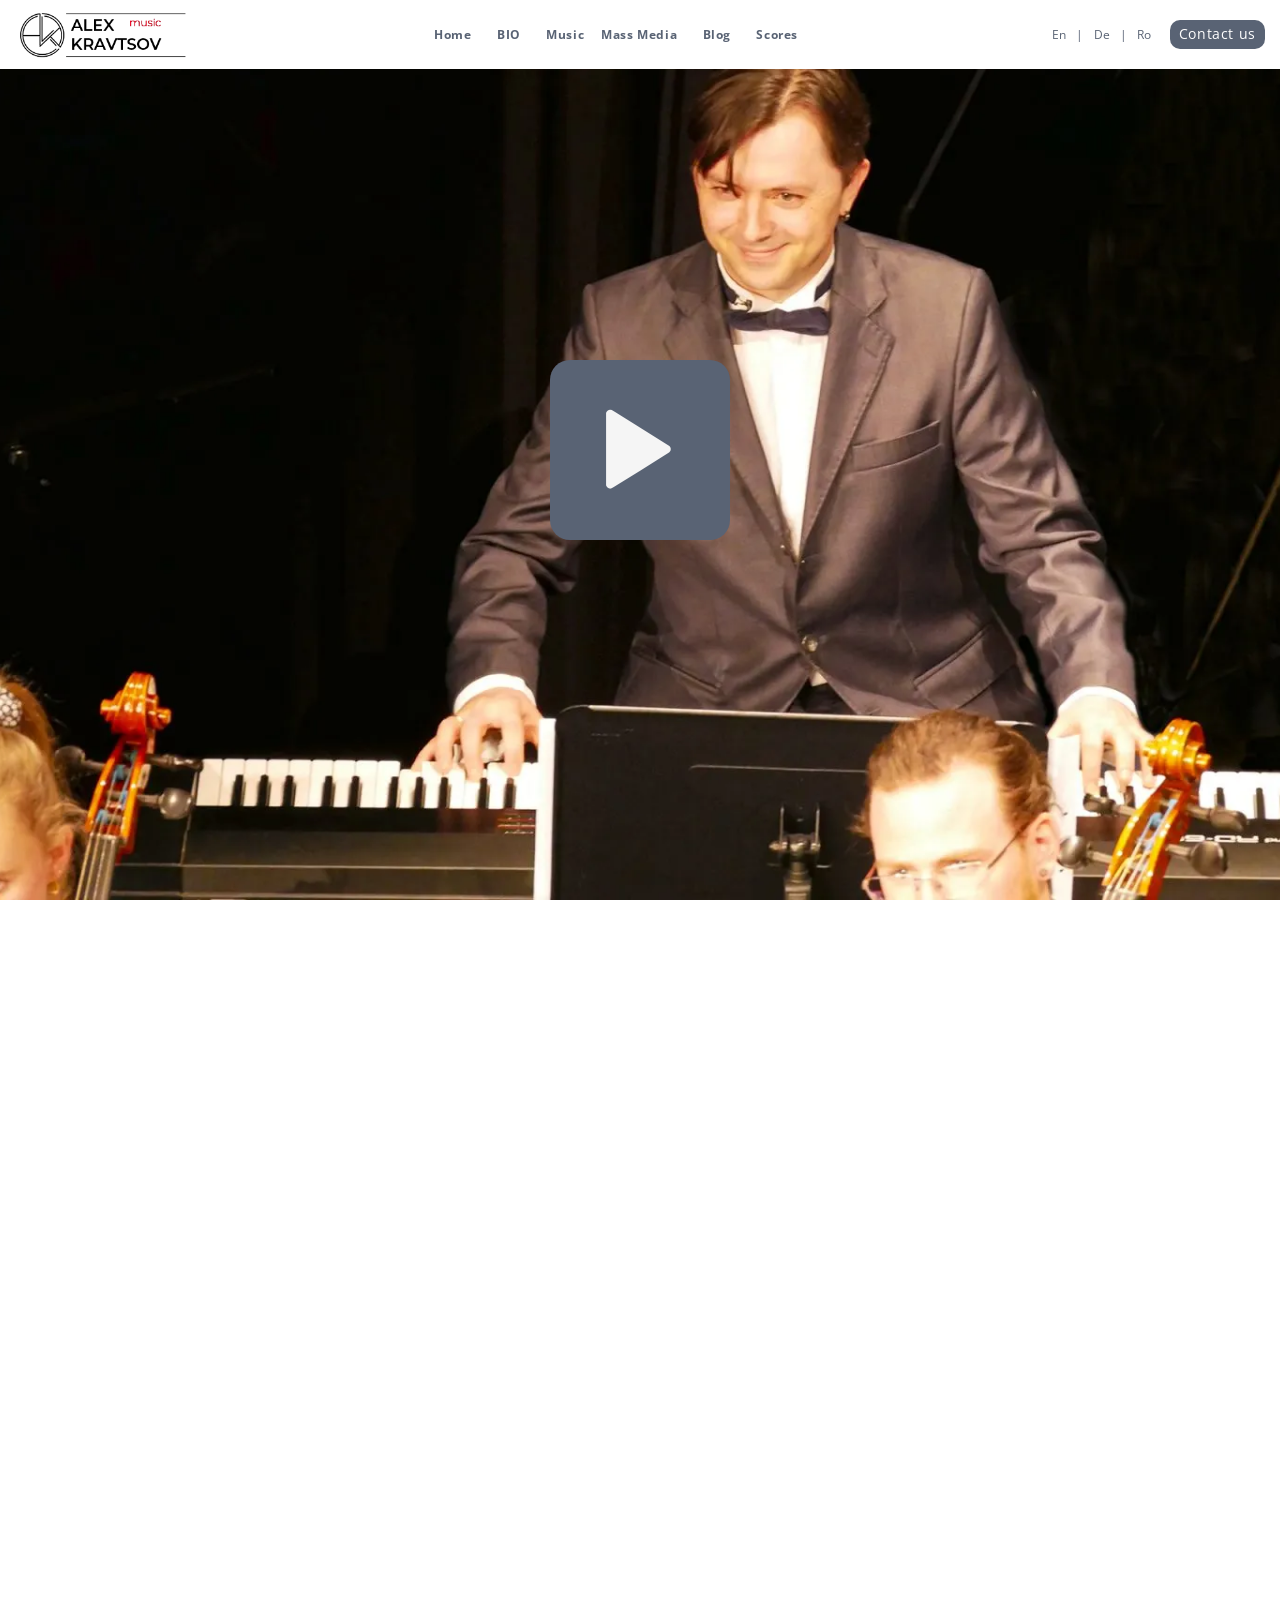
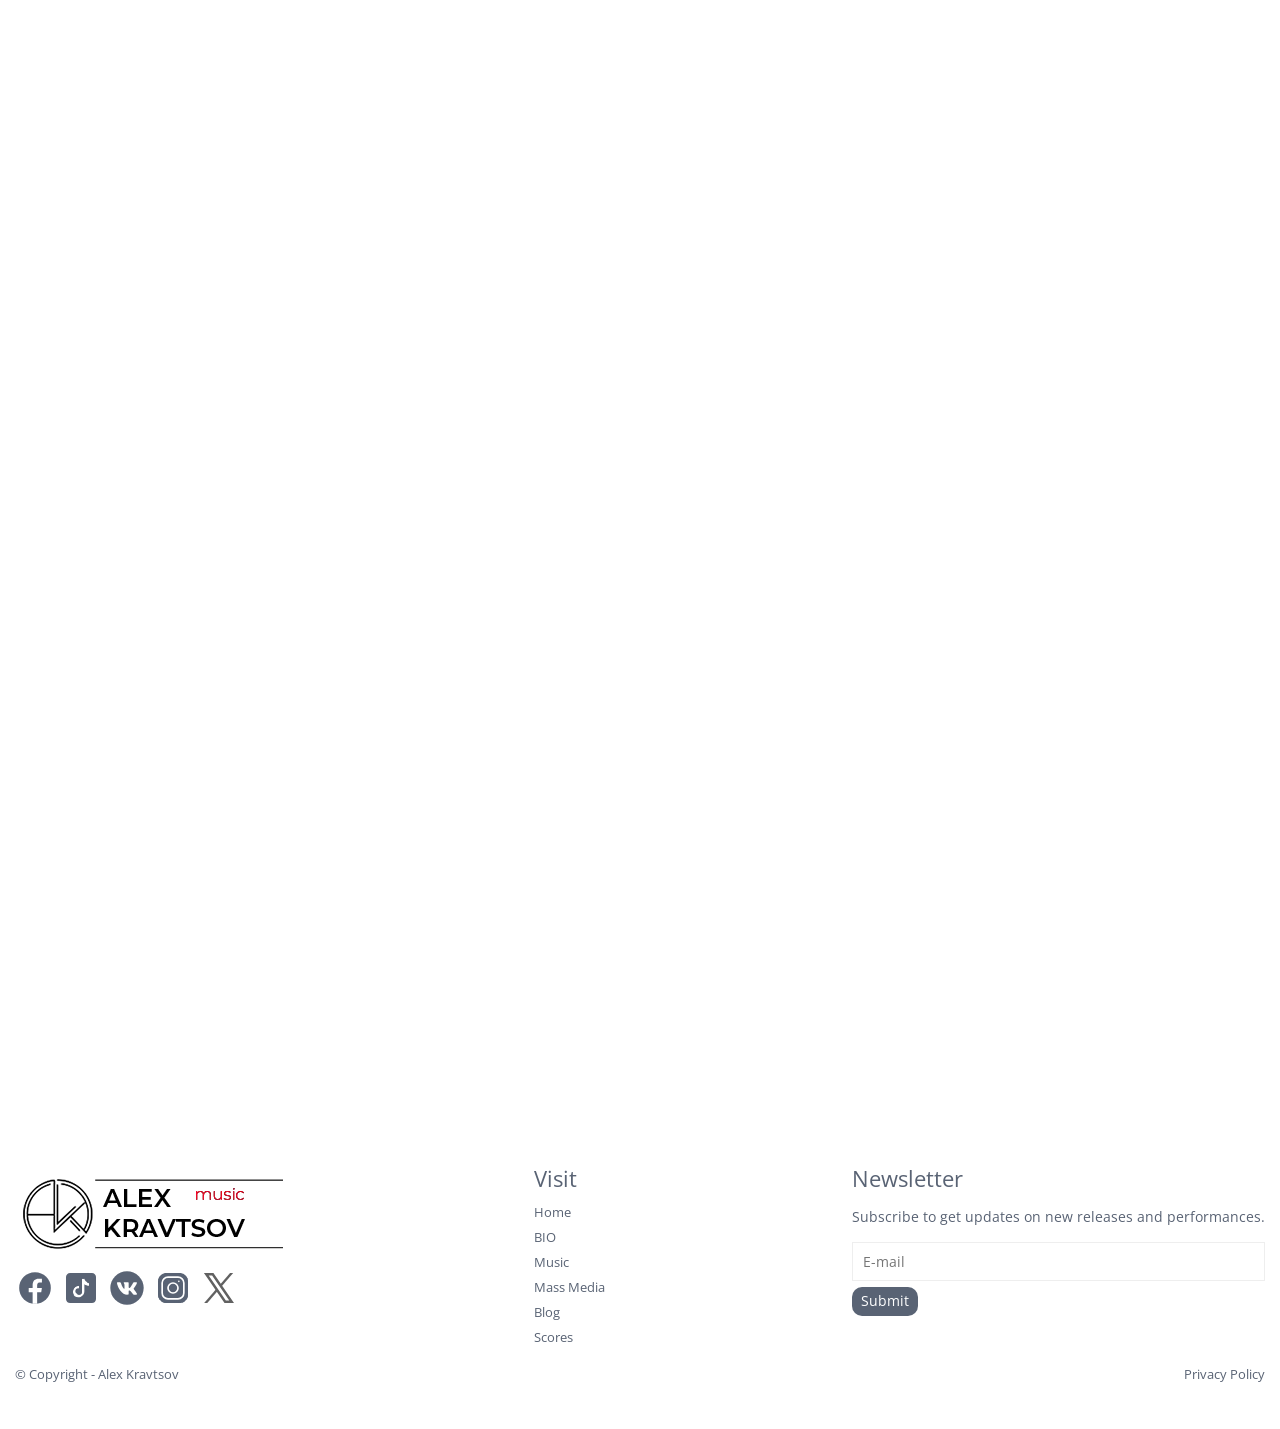
<file: index.html>
<!doctype html>
<html lang="en">
	<head>
		<meta charset="UTF-8">
		<meta name="viewport" content="width=device-width, initial-scale=1.0">
		<link rel="shortcut icon" href="./assets/img/favicon.ico">
		<title>Alex Kravtsov - Music</title>
		<script type="module" crossorigin="" src="./js/index.min.js?v=1787655351803"></script>
		<link rel="modulepreload" crossorigin="" href="./js/common.min.js?v=1787655351803">
		<link rel="modulepreload" crossorigin="" href="./js/button.min.js?v=1787655351803">
		<link rel="stylesheet" crossorigin="" href="./css/common.min.css?v=1787655351803">
		<link rel="stylesheet" crossorigin="" href="./css/button.min.css?v=1787655351803">
		<link rel="stylesheet" crossorigin="" href="./css/index.min.css?v=1787655351803">
	</head>
	<body>
		<div class="wrapper">
			<header data-fls-header="" data-fls-header-scroll="20" data-fls-header-scroll-show="" class="header">
				<div class="header__container">
					<div class="header__content">
						<a href="index.html" class="header__logo">
							<picture>
								<img alt="logo" src="./assets/img/logo-dark.webp">
							</picture>
						</a>
						<div class="header__menu menu">
							<nav class="menu__body">
								<ul class="menu__list">
									<li class="menu__item">
										<a href="index.html" class="menu__link menu__link--active menu__link--no-sub-menu">Home</a>
									</li>
									<li class="menu__item">
										<a href="bio.html" class="menu__link menu__link--no-sub-menu">BIO</a>
									</li>
									<li class="menu__item">
										<a href="music.html" class="menu__link menu__link--sub-menu">Music</a>
										<span class="menu__arrow-submenu _icon-arrow-select"></span>
										<ul class="sub-menu__list">
											<li class="sub-menu__item">
												<a href="orchestral-music.html" class="sub-menu__link">Orchestral
										music</a>
											</li>
											<li class="sub-menu__item">
												<a href="piano-music.html" class="sub-menu__link">Piano music</a>
											</li>
											<li class="sub-menu__item">
												<a href="relaxing-music.html" class="sub-menu__link">Relaxing
										music</a>
											</li>
										</ul>
									</li>
									<li class="menu__item">
										<a href="massmedia.html" class="menu__link menu__link--no-sub-menu">Mass Media</a>
									</li>
									<li class="menu__item">
										<a href="blog.html" class="menu__link menu__link--no-sub-menu">Blog</a>
									</li>
									<li class="menu__item">
										<a href="scores.html" class="menu__link menu__link--no-sub-menu">Scores</a>
									</li>
								</ul>
							</nav>
						</div>
						<!--
<fetch url="@components/layout/menu/menu.json">
<each loop='item in response'>
</each>
</fetch>
-->
						<div class="header__actions actions-header">
							<div class="actions-header__language">
								<ul class="actions-header__list-lang">
									<li class="actions-header__item-lang">
										<button type="button" class="actions-header__link-lang">En</button>
									</li>
									<li class="actions-header__item-lang">
										<button type="button" class="actions-header__link-lang">De</button>
									</li>
									<li class="actions-header__item-lang">
										<button type="button" class="actions-header__link-lang">Ro</button>
									</li>
								</ul>
							</div>
							<div data-da=".menu__body, 480" class="actions-header__button-block">
								<a data-fls-button="" href="contacts.html" class="actions-header__button button button--dark-grey button--radius">Contact
						us</a>
							</div>
							<button type="button" data-fls-menu="" class="menu__icon icon-menu">
								<span></span>
							</button>
						</div>
					</div>
				</div>
			</header>
			<main class="page page--home">
				<section data-fls-otherhero="" class="page__hero hero-page">
					<div class="hero-page__container">
						<div class="hero-page__video-block">
							<div class="hero-page__headline">
								<h1 class="hero-page__headline-text">Alex Kravtsov</h1>
								<div class="hero-page__curtain hero-page__curtain--left"></div>
								<div class="hero-page__curtain hero-page__curtain--right"></div>
							</div>
							<div class="hero-page__preview">
								<div class="hero-page__image-block">
									<picture>
										<source media="(max-width: 600px)" srcset="./assets/img/hero/bg-600.webp" type="image/webp">
										<source media="(max-width: 1200px)" srcset="./assets/img/hero/bg-1200.webp" type="image/webp">
										<img class="hero-page__image ibg" alt="Image" src="./assets/img/hero/bg.webp">
									</picture>
								</div>
								<div data-play-video="" class="hero-page__play --icon-play"></div>
							</div>
							<iframe class="hero-page__iframe" src="https://www.youtube.com/embed/n9xUCucpRMc?si=-8EjB8jQX6R0dDC8" title="YouTube video player" frameborder="0" allow="accelerometer; autoplay; clipboard-write; encrypted-media; gyroscope; picture-in-picture; web-share" referrerpolicy="strict-origin-when-cross-origin" allowfullscreen></iframe>
						</div>
					</div>
				</section>
				<section data-fls-homebio="" data-fls-watcher="" class="page__homebio homebio">
					<div class="homebio__container">
						<div class="homebio__left">
							<div class="homebio__image">
								<picture>
									<source media="(max-width: 600px)" srcset="./assets/img/bio/hero-600.webp" type="image/webp">
									<source media="(max-width: 1200px)" srcset="./assets/img/bio/hero-1200.webp" type="image/webp">
									<img alt="Alex Kravtsov at the piano" loading="lazy" src="./assets/img/bio/hero.webp">
								</picture>
							</div>
						</div>
						<div class="homebio__right">
							<p class="homebio__text">
								Alex Kravtsov is a composer and pianist whose work moves between full
				orchestral scores and quiet, intimate piano pieces. Rooted in a lifelong devotion to music, his
				compositions have found their way into concert halls, film, and everyday moments of reflection.
							</p>
							<a href="bio.html" data-fls-button="" class="homebio__more button button--yellow-brown button--radius">More</a>
						</div>
					</div>
				</section>
				<section data-fls-lastcomposition="" data-fls-watcher="" class="page__lastcomposition lastcomposition">
					<div class="lastcomposition__container">
						<div class="lastcomposition__headline-block">
							<h2 class="lastcomposition__headline">Latest Composition</h2>
						</div>
						<div class="lastcomposition__video">[YouTube embed]</div>
					</div>
				</section>
				<section data-fls-homescores="" data-fls-watcher="" class="page__homescores homescores">
					<div class="homescores__container">
						<div class="homescores__headline-block">
							<h2 class="homescores__headline">Featured Scores</h2>
						</div>
						<div class="homescores__items">
							<div class="homescores__item">
								<div class="homescores__image">
									<picture>
										<source media="(max-width: 600px)" srcset="./assets/img/scores/score-1-600.webp" type="image/webp">
										<source media="(max-width: 1200px)" srcset="./assets/img/scores/score-1-1200.webp" type="image/webp">
										<img alt="Sheet music close-up" loading="lazy" src="./assets/img/scores/score-1.webp">
									</picture>
								</div>
								<div class="homescores__content">
									<a href="scores.html" class="homescores__title">Symphony No. 1 in D Minor</a>
									<div class="homescores__price">$24.99</div>
									<a href="scores.html" class="homescores__buy button button--dark-grey button--radius">Buy</a>
								</div>
							</div>
							<div class="homescores__item">
								<div class="homescores__image">
									<picture>
										<source media="(max-width: 600px)" srcset="./assets/img/scores/score-2-600.webp" type="image/webp">
										<source media="(max-width: 1200px)" srcset="./assets/img/scores/score-2-1200.webp" type="image/webp">
										<img alt="Sheet music notation" loading="lazy" src="./assets/img/scores/score-2.webp">
									</picture>
								</div>
								<div class="homescores__content">
									<a href="scores.html" class="homescores__title">Nocturne for Piano and Strings</a>
									<div class="homescores__price">$12.99</div>
									<a href="scores.html" class="homescores__buy button button--dark-grey button--radius">Buy</a>
								</div>
							</div>
						</div>
						<a href="scores.html" class="homescores__more button button--dark-grey button--radius">Shop Scores</a>
					</div>
				</section>
				<section data-fls-homeperformances="" data-fls-watcher="" class="page__homeperformances homeperformances">
					<div class="homeperformances__container">
						<div class="homeperformances__headline-block">
							<h2 class="homeperformances__headline">Upcoming Performances</h2>
						</div>
						<div class="homeperformances__items">
							<div class="homeperformances__item">
								<div class="homeperformances__date">[Date]</div>
								<div class="homeperformances__info">
									<div class="homeperformances__venue">[Venue Name]</div>
									<div class="homeperformances__location">[City, Country]</div>
								</div>
							</div>
							<div class="homeperformances__item">
								<div class="homeperformances__date">[Date]</div>
								<div class="homeperformances__info">
									<div class="homeperformances__venue">[Venue Name]</div>
									<div class="homeperformances__location">[City, Country]</div>
								</div>
							</div>
							<div class="homeperformances__item">
								<div class="homeperformances__date">[Date]</div>
								<div class="homeperformances__info">
									<div class="homeperformances__venue">[Venue Name]</div>
									<div class="homeperformances__location">[City, Country]</div>
								</div>
							</div>
						</div>
					</div>
				</section>
				<section data-fls-homemassmedia="" data-fls-watcher="" class="page__massmedia massmedia-page">
					<div class="massmedia-page__container">
						<div class="massmedia-page__headline-block">
							<h2 class="massmedia-page__headline">Mass Media</h2>
						</div>
						<div class="massmedia-page__items">
							<div class="massmedia-page__item">
								<div class="massmedia-card">
									<div class="massmedia-card__image">
										<picture>
											<source media="(max-width: 600px)" srcset="./assets/img/massmedia/radio-600.webp" type="image/webp">
											<source media="(max-width: 1200px)" srcset="./assets/img/massmedia/radio-1200.webp" type="image/webp">
											<img alt="Radio microphone" loading="lazy" src="./assets/img/massmedia/radio.webp">
										</picture>
									</div>
									<div class="massmedia-card__content">
										<a href="#" class="massmedia-card__headline">Interview on National Radio</a>
										<p class="massmedia-card__text">
											Alex sat down for a conversation about his creative process and what is next in his musical journey.
										</p>
									</div>
								</div>
							</div>
							<div class="massmedia-page__item">
								<div class="massmedia-card">
									<div class="massmedia-card__image">
										<picture>
											<source media="(max-width: 600px)" srcset="./assets/img/massmedia/magazine-600.webp" type="image/webp">
											<source media="(max-width: 1200px)" srcset="./assets/img/massmedia/magazine-1200.webp" type="image/webp">
											<img alt="Vintage studio microphone" loading="lazy" src="./assets/img/massmedia/magazine.webp">
										</picture>
									</div>
									<div class="massmedia-card__content">
										<a href="#" class="massmedia-card__headline">Featured in Music Magazine</a>
										<p class="massmedia-card__text">
											A feature piece exploring how Alex blends orchestral tradition with contemporary sound.
										</p>
									</div>
								</div>
							</div>
							<div class="massmedia-page__item">
								<div class="massmedia-card">
									<div class="massmedia-card__image">
										<picture>
											<source media="(max-width: 600px)" srcset="./assets/img/massmedia/performance-600.webp" type="image/webp">
											<source media="(max-width: 1200px)" srcset="./assets/img/massmedia/performance-1200.webp" type="image/webp">
											<img alt="Recording studio mixing desk" loading="lazy" src="./assets/img/massmedia/performance.webp">
										</picture>
									</div>
									<div class="massmedia-card__content">
										<a href="#" class="massmedia-card__headline">Live Performance Highlights</a>
										<p class="massmedia-card__text">
											Highlights from a recent live performance, captured and shared across local media outlets.
										</p>
									</div>
								</div>
							</div>
						</div>
					</div>
				</section>
				<section data-fls-homepress="" data-fls-watcher="" class="page__homepress homepress">
					<div class="homepress__container">
						<div class="homepress__items">
							<div class="homepress__item">
								<p class="homepress__quote">
									&ldquo;Lorem ipsum dolor sit amet, consectetur adipiscing elit, sed do eiusmod tempor incididunt ut labore et dolore magna aliqua.&rdquo;
								</p>
								<div class="homepress__source">[Publication Name]</div>
							</div>
							<div class="homepress__item">
								<p class="homepress__quote">
									&ldquo;Ut enim ad minim veniam, quis nostrud exercitation ullamco laboris nisi ut aliquip ex ea commodo consequat.&rdquo;
								</p>
								<div class="homepress__source">[Publication Name]</div>
							</div>
							<div class="homepress__item">
								<p class="homepress__quote">
									&ldquo;Duis aute irure dolor in reprehenderit in voluptate velit esse cillum dolore eu fugiat nulla pariatur.&rdquo;
								</p>
								<div class="homepress__source">[Publication Name]</div>
							</div>
						</div>
					</div>
				</section>
				<section data-fls-blogsection="" data-fls-watcher="" class="page__blog blog-page">
					<div class="blog-page__container">
						<div class="blog-page__headline-block">
							<h2 class="blog-page__headline">Blog</h2>
						</div>
						<div class="blog-page__items">
							<div class="blog-page__item">
								<div data-fls-blogcard="" class="blog-card">
									<div class="blog-card__image">
										<picture>
											<source media="(max-width: 600px)" srcset="./assets/img/blog/Kravtsoff-600.webp" type="image/webp">
											<img alt="Alex Kravtsov in the studio" loading="lazy" src="./assets/img/blog/Kravtsoff.webp">
										</picture>
									</div>
									<div class="blog-card__content">
										<div class="blog-card__date">12.03.2025</div>
										<a href="blog.html" class="blog-card__headline">Behind the Scenes of My Latest Recording</a>
										<p class="blog-card__text">
											A look at what goes into preparing and recording a new orchestral piece, from first sketches to the final take.
										</p>
									</div>
								</div>
							</div>
							<div class="blog-page__item">
								<div data-fls-blogcard="" class="blog-card">
									<div class="blog-card__image">
										<picture>
											<img alt="Alex Kravtsov on stage" loading="lazy" src="./assets/img/blog/bd-draga-mama.webp">
										</picture>
									</div>
									<div class="blog-card__content">
										<div class="blog-card__date">05.02.2025</div>
										<a href="blog.html" class="blog-card__headline">On Practicing Every Day</a>
										<p class="blog-card__text">
											Some thoughts on discipline, repetition, and why consistent practice matters more than motivation.
										</p>
									</div>
								</div>
							</div>
							<div class="blog-page__item">
								<div data-fls-blogcard="" class="blog-card">
									<div class="blog-card__image">
										<picture>
											<img alt="Alex Kravtsov portrait" loading="lazy" src="./assets/img/blog/mqdefault.webp">
										</picture>
									</div>
									<div class="blog-card__content">
										<div class="blog-card__date">18.01.2025</div>
										<a href="blog.html" class="blog-card__headline">A Journey Through Classical Music</a>
										<p class="blog-card__text">
											Reflecting on the composers and performances that shaped the way I hear and write music today.
										</p>
									</div>
								</div>
							</div>
						</div>
					</div>
				</section>
			</main>
			<footer data-fls-footer="" class="footer">
				<div class="footer__top top-footer">
					<div class="top-footer__container">
						<div class="top-footer__content">
							<div class="top-footer__column">
								<a href="index.html" class="top-footer__logo">
									<picture>
										<img alt="Logo" src="./assets/img/logo-dark.webp">
									</picture>
								</a>
								<ul class="top-footer__list-social">
									<li class="top-footer__item-social">
										<a href="https://facebook.com" class="top-footer__link-social">
											<img class="top-footer__image-social top-footer__image-social--facebook ibg" src="./assets/img/social/facebook-2.svg" alt="facebook">
										</a>
									</li>
									<li class="top-footer__item-social">
										<a href="https://tiktok.com" class="top-footer__link-social">
											<img class="top-footer__image-social top-footer__image-social--tiktok ibg" src="./assets/img/social/tiktok-2.svg" alt="tiktok">
										</a>
									</li>
									<li class="top-footer__item-social">
										<a href="https://vk.com" class="top-footer__link-social">
											<img class="top-footer__image-social top-footer__image-social--vk ibg" src="./assets/img/social/vk-2.svg" alt="vk">
										</a>
									</li>
									<li class="top-footer__item-social">
										<a href="https://instagram.com" class="top-footer__link-social">
											<img class="top-footer__image-social top-footer__image-social--instagram ibg" src="./assets/img/social/instagram-2.svg" alt="instagram">
										</a>
									</li>
									<li class="top-footer__item-social">
										<a href="https://x.com" class="top-footer__link-social">
											<img class="top-footer__image-social top-footer__image-social--twitter ibg" src="./assets/img/social/twitter-x.svg" alt="twitter-x">
										</a>
									</li>
								</ul>
							</div>
							<div class="top-footer__column">
								<div data-fls-spollers="767.98,max" class="top-footer__spollers">
									<details class="top-footer__item">
										<summary class="top-footer__title">Visit</summary>
										<div class="top-footer__body">
											<div class="top-footer__menu menu-footer">
												<nav class="menu-footer__body">
													<ul class="menu-footer__list">
														<li class="menu-footer__item">
															<a href="index.html" class="menu-footer__link">Home</a>
														</li>
														<li class="menu-footer__item">
															<a href="bio.html" class="menu-footer__link">BIO</a>
														</li>
														<li class="menu-footer__item">
															<a href="music.html" class="menu-footer__link">Music</a>
														</li>
														<li class="menu-footer__item">
															<a href="massmedia.html" class="menu-footer__link">Mass Media</a>
														</li>
														<li class="menu-footer__item">
															<a href="blog.html" class="menu-footer__link">Blog</a>
														</li>
														<li class="menu-footer__item">
															<a href="scores.html" class="menu-footer__link">Scores</a>
														</li>
													</ul>
												</nav>
											</div>
										</div>
									</details>
								</div>
							</div>
							<div class="top-footer__column">
								<div data-fls-spollers="767.98,max" class="top-footer__spollers">
									<details class="top-footer__item">
										<summary class="top-footer__title">Newsletter</summary>
										<div class="top-footer__body">
											<div class="top-footer__parahraph">
												<p class="top-footer__text">Subscribe to get updates on new releases and
										performances.</p>
											</div>
											<form data-fls-form="ajax" class="top-footer__form form-newsletter" action="/sendmail" method="POST">
												<input data-fls-input="" required type="email" name="form[email]" data-fls-form-errtext="Enter a valid e-mail" autocomplete="off" placeholder="E-mail" class="form-newsletter__input input">
												<button type="submit" class="form-newsletter__button button button--dark-grey button--radius">Submit</button>
											</form>
										</div>
									</details>
								</div>
							</div>
						</div>
					</div>
				</div>
				<div class="footer__bottom bottom-footer">
					<div class="bottom-footer__container">
						<div class="bottom-footer__content">
							<div class="bottom-footer__copy">© Copyright - Alex Kravtsov</div>
							<a href="privacy-policy.html" class="bottom-footer__privacy">Privacy Policy</a>
						</div>
					</div>
				</div>
			</footer>
		</div>
	</body>
</html>
</file>
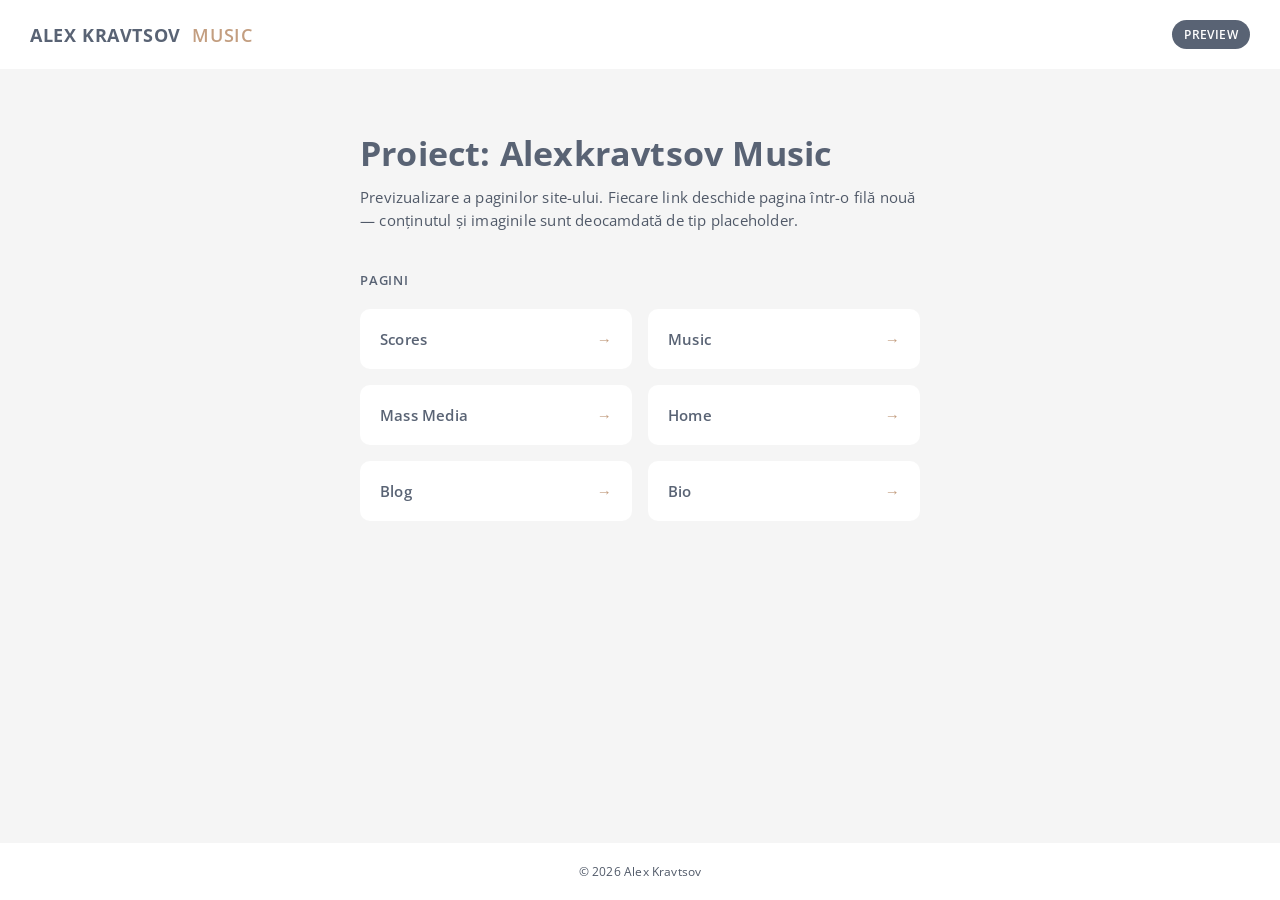
<file: alexkravtsov-music.html>
<!DOCTYPE html>
<html lang="ua">
	<head>
		<meta charset="UTF-8">
		<meta name="viewport" content="width=device-width, initial-scale=1.0">
		<meta name="robots" content="noindex, nofollow">
		<title>Proiect: alexkravtsov-music</title>
		<link rel="preconnect" href="https://fonts.googleapis.com">
		<link rel="preconnect" href="https://fonts.gstatic.com" crossorigin="">
		<link href="https://fonts.googleapis.com/css?family=Open+Sans:regular,500,600,700&display=swap" rel="stylesheet">
		<style>
			:root {
			--color-1: #fff;
			--color-2: #f5f5f5;
			--color-3: #596374;
			--color-4: #c39e80;
			--color-7: #505968;
			--color-8: rgb(131, 176, 183);
			--color-9: #2b2b2b;
		}

		*,
		*::before,
		*::after {
			box-sizing: border-box;
			margin: 0;
			padding: 0;
		}

		ul li {
			list-style: none;
		}

		a {
			text-decoration: none;
			color: inherit;
		}

		body,
		html {
			height: 100%;
		}

		body {
			font-family: "Open Sans", Arial, "Helvetica Neue", Helvetica, sans-serif;
			background-color: var(--color-2);
			color: var(--color-3);
			letter-spacing: .2px;
		}

		.wrapper {
			min-height: 100%;
			display: flex;
			flex-direction: column;
		}

		.wrapper>main {
			flex-grow: 1;
		}

		/* header */
		.pp-header {
			display: flex;
			align-items: center;
			justify-content: space-between;
			padding: 20px 30px;
			background: var(--color-1);
			border-bottom: 1px solid var(--color-2);
		}

		.pp-logo {
			font-size: 18px;
			font-weight: 700;
			color: var(--color-3);
			letter-spacing: .6px;
			text-transform: uppercase;
		}

		.pp-logo em {
			font-style: normal;
			font-weight: 600;
			color: var(--color-4);
			margin-left: 6px;
		}

		.pp-badge {
			display: inline-flex;
			align-items: center;
			font-size: 12px;
			font-weight: 600;
			letter-spacing: .4px;
			text-transform: uppercase;
			color: var(--color-1);
			background: var(--color-3);
			padding: 6px 12px;
			border-radius: 20px;
		}

		/* main */
		.projectpage {
			max-width: 900px;
			margin: 0 auto;
			padding: 60px 30px 80px;
		}

		.projectpage__title {
			font-size: 34px;
			font-weight: 700;
			color: var(--color-3);
			margin-bottom: 10px;
		}

		.projectpage__intro {
			font-size: 15px;
			line-height: 1.5;
			color: var(--color-7);
			max-width: 560px;
			margin-bottom: 40px;
		}

		.projectpage__sub-title {
			font-size: 13px;
			font-weight: 600;
			letter-spacing: .8px;
			text-transform: uppercase;
			color: var(--color-3);
			margin-bottom: 20px;
		}

		/* pages list -> card grid */
		.projectpage__list {
			display: grid;
			grid-template-columns: repeat(auto-fill, minmax(220px, 1fr));
			gap: 16px;
		}

		.projectpage__list li {
			background: var(--color-1);
			border-radius: 10px;
			overflow: hidden;
		}

		.projectpage__list a {
			display: flex;
			align-items: center;
			justify-content: space-between;
			column-gap: 12px;
			height: 100%;
			padding: 20px;
			font-size: 15px;
			font-weight: 600;
			color: var(--color-3);
			transition: background .2s ease, color .2s ease;
		}

		.projectpage__list a::after {
			content: "→";
			font-weight: 600;
			color: var(--color-4);
			transition: transform .2s ease;
		}

		.projectpage__list a:hover {
			background: var(--color-4);
			color: var(--color-1);
		}

		.projectpage__list a:hover::after {
			color: var(--color-1);
			transform: translateX(3px);
		}

		/* footer */
		.pp-footer {
			padding: 20px 30px;
			font-size: 12px;
			color: var(--color-7);
			background: var(--color-1);
			border-top: 1px solid var(--color-2);
			text-align: center;
		}
		</style>
	</head>
	<body>
		<div class="wrapper">
			<header class="pp-header">
				<span class="pp-logo">
					Alex Kravtsov
					<em>music</em>
				</span>
				<span class="pp-badge">Preview</span>
			</header>
			<main class="projectpage">
				<h1 class="projectpage__title" id="pp-title">alexkravtsov-music</h1>
				<p class="projectpage__intro">
					Previzualizare a paginilor site-ului. Fiecare link deschide pagina
				într-o filă nouă — conținutul și imaginile sunt deocamdată de tip placeholder.
				</p>
				<h2 class="projectpage__sub-title">Pagini</h2>
				<ul class="projectpage__list" id="pp-list">
					<li>
						<a target="_blank" href="scores.html">scores</a>
					</li>
					<li>
						<a target="_blank" href="music.html">music</a>
					</li>
					<li>
						<a target="_blank" href="massmedia.html">massmedia</a>
					</li>
					<li>
						<a target="_blank" href="index.html">index</a>
					</li>
					<li>
						<a target="_blank" href="blog.html">blog</a>
					</li>
					<li>
						<a target="_blank" href="bio.html">bio</a>
					</li>
				</ul>
			</main>
			<footer class="pp-footer" id="pp-footer"></footer>
		</div>
		<script>
      var LABELS = {
        index: "Home",
        bio: "Bio",
        music: "Music",
        massmedia: "Mass Media",
        blog: "Blog",
        scores: "Scores"
      };

      function prettify(slug) {
        if (LABELS[slug]) return LABELS[slug];
        return slug
          .replace(/[-_]+/g, " ")
          .replace(/\b\w/g, function (c) {
            return c.toUpperCase();
          });
      }

      document.querySelectorAll("#pp-list a").forEach(function (link) {
        var slug = link.textContent.trim();
        link.textContent = prettify(slug);
      });

      var title = document.getElementById("pp-title");
      var raw = title.textContent.replace("Proiect:", "").trim();
      title.textContent = "Proiect: " + prettify(raw);

      document.getElementById("pp-footer").textContent =
        "© " + new Date().getFullYear() + " Alex Kravtsov";
		</script>
	</body>
</html>
</file>
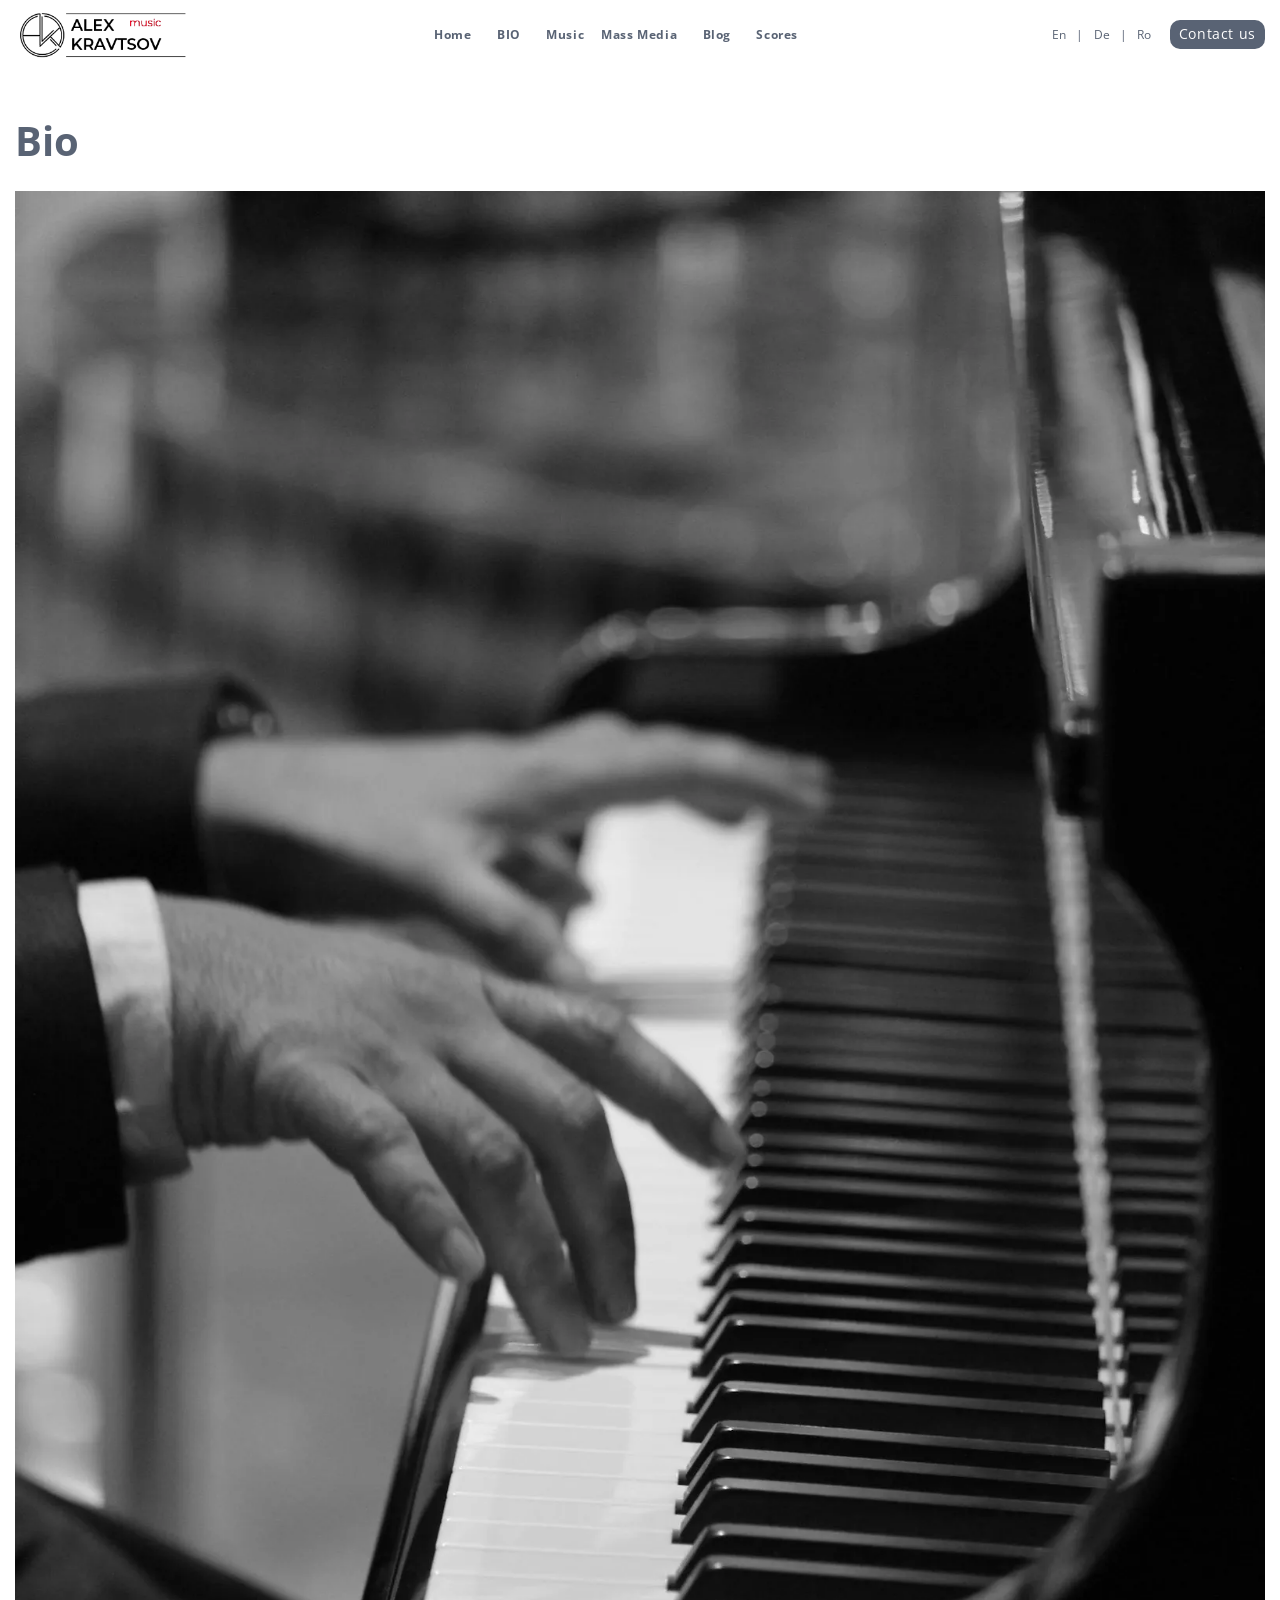
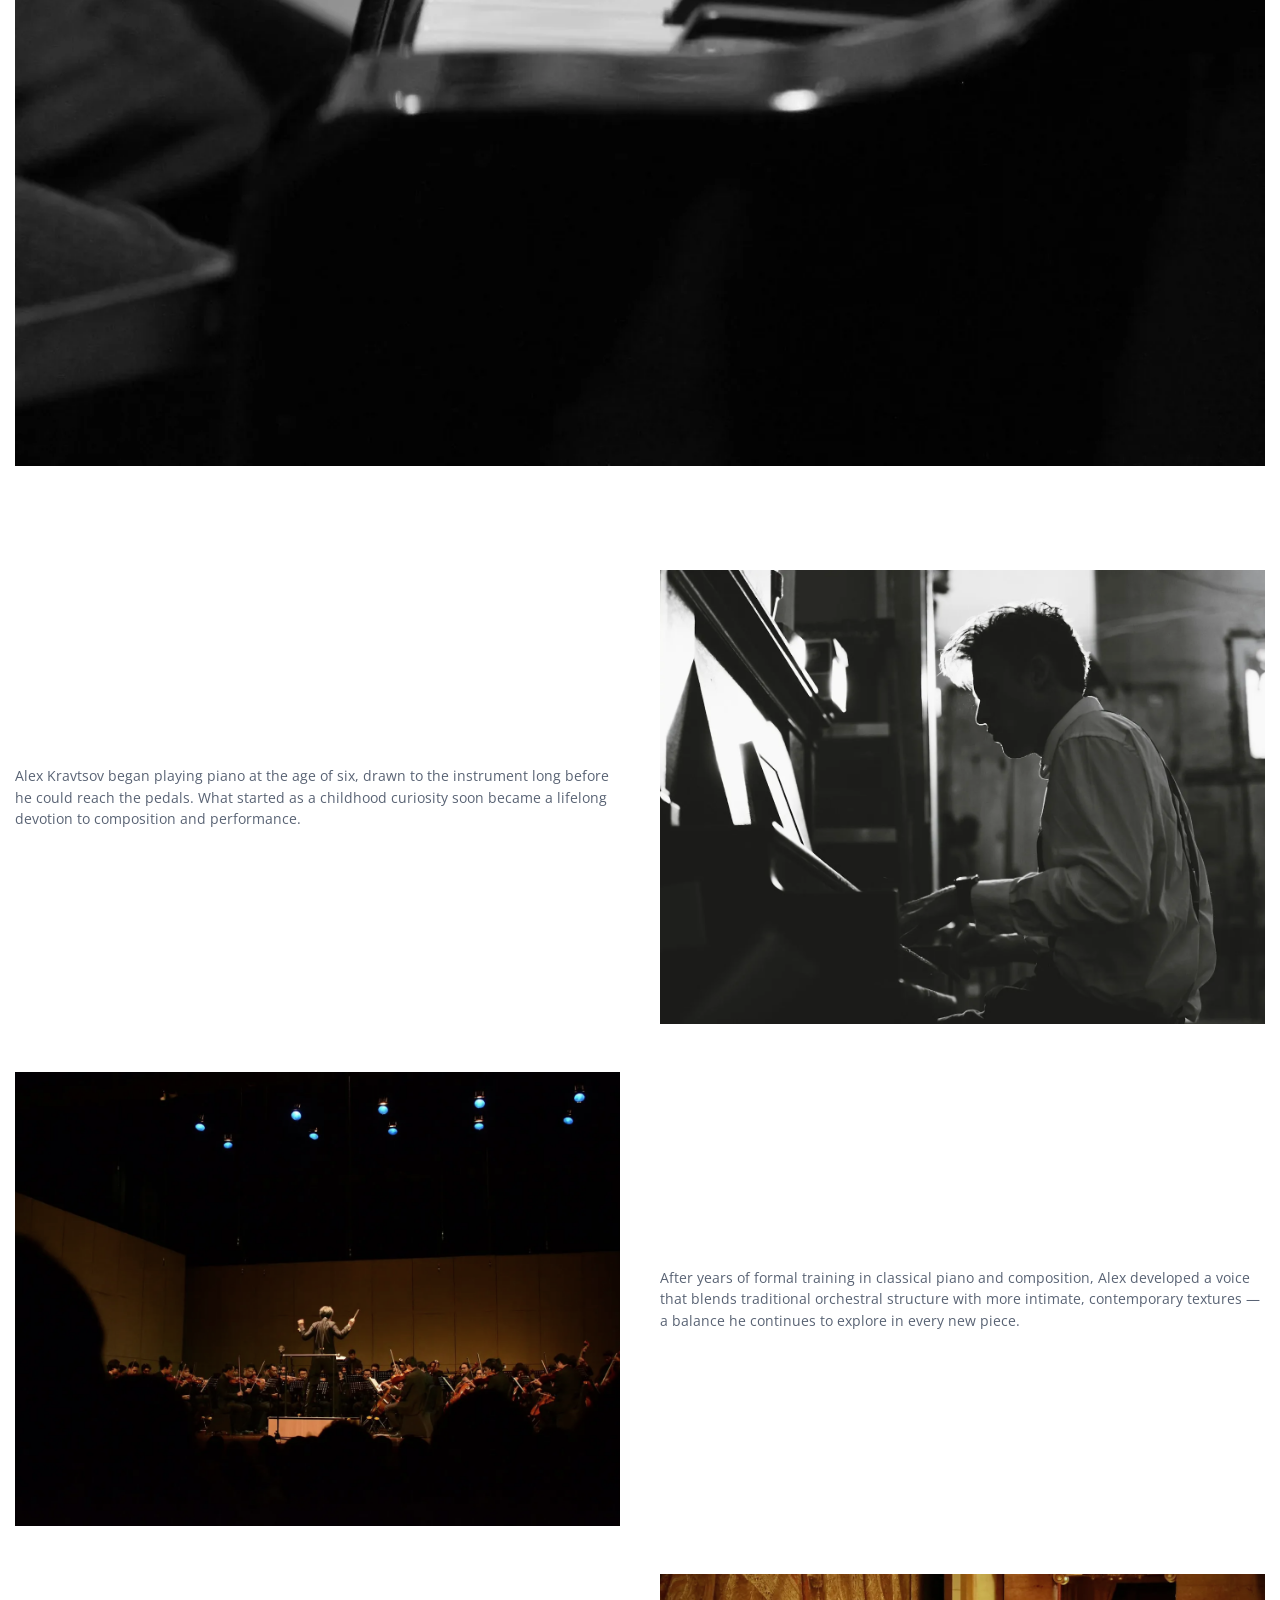
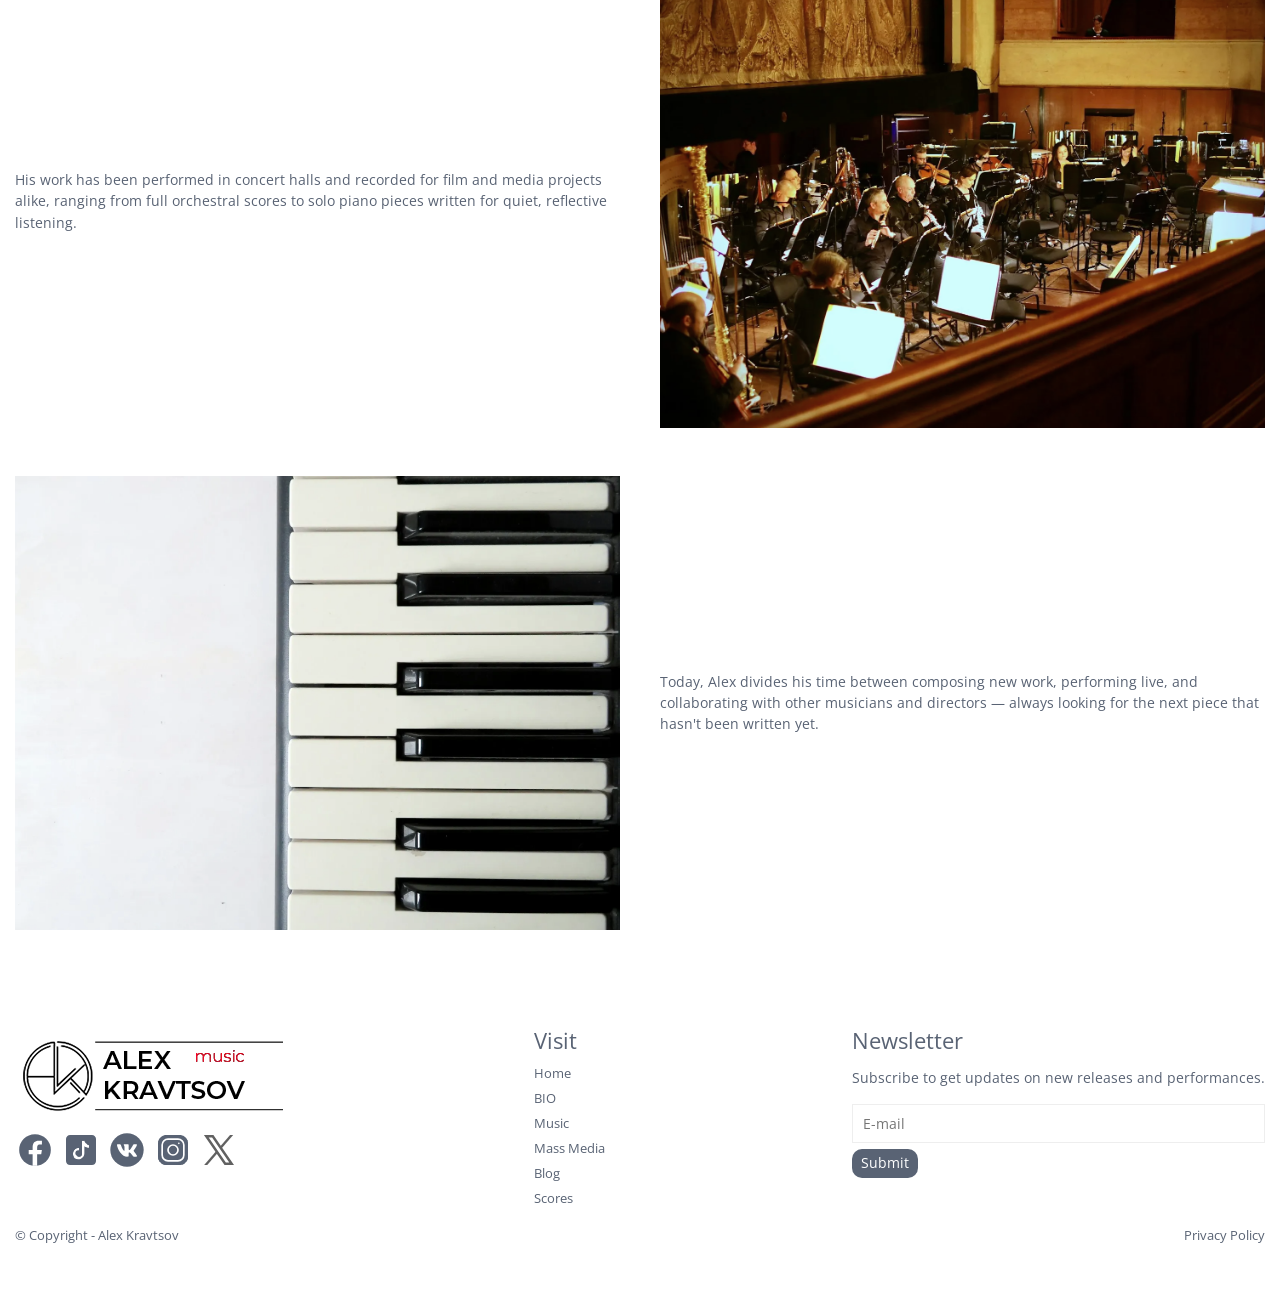
<file: bio.html>
<!doctype html>
<html lang="en">
	<head>
		<meta charset="UTF-8">
		<meta name="viewport" content="width=device-width, initial-scale=1.0">
		<link rel="shortcut icon" href="./assets/img/favicon.ico">
		<title>Alex Kravtsov - Bio</title>
		<link rel="modulepreload" crossorigin href="./js/common.min.js?v=1787655351803">
		<script type="module" crossorigin="" src="./js/button.min.js?v=1787655351803"></script>
		<script type="module" crossorigin="" src="./js/gallery.min.js?v=1787655351803"></script>
		<link rel="stylesheet" crossorigin="" href="./css/common.min.css?v=1787655351803">
		<link rel="stylesheet" crossorigin="" href="./css/button.min.css?v=1787655351803">
		<link rel="stylesheet" crossorigin="" href="./css/gallery.min.css?v=1787655351803">
		<link rel="stylesheet" crossorigin="" href="./css/bio.min.css?v=1787655351803">
		<link rel="stylesheet" crossorigin="" href="./css/inner.min.css?v=1787655351803">
	</head>
	<body>
		<div class="wrapper">
			<header data-fls-header="" data-fls-header-scroll="20" data-fls-header-scroll-show="" class="header">
				<div class="header__container">
					<div class="header__content">
						<a href="index.html" class="header__logo">
							<picture>
								<img alt="logo" src="./assets/img/logo-dark.webp">
							</picture>
						</a>
						<div class="header__menu menu">
							<nav class="menu__body">
								<ul class="menu__list">
									<li class="menu__item">
										<a href="index.html" class="menu__link menu__link--no-sub-menu">Home</a>
									</li>
									<li class="menu__item">
										<a href="bio.html" class="menu__link menu__link--active menu__link--no-sub-menu">BIO</a>
									</li>
									<li class="menu__item">
										<a href="music.html" class="menu__link menu__link--sub-menu">Music</a>
										<span class="menu__arrow-submenu _icon-arrow-select"></span>
										<ul class="sub-menu__list">
											<li class="sub-menu__item">
												<a href="orchestral-music.html" class="sub-menu__link">Orchestral
										music</a>
											</li>
											<li class="sub-menu__item">
												<a href="piano-music.html" class="sub-menu__link">Piano music</a>
											</li>
											<li class="sub-menu__item">
												<a href="relaxing-music.html" class="sub-menu__link">Relaxing
										music</a>
											</li>
										</ul>
									</li>
									<li class="menu__item">
										<a href="massmedia.html" class="menu__link menu__link--no-sub-menu">Mass Media</a>
									</li>
									<li class="menu__item">
										<a href="blog.html" class="menu__link menu__link--no-sub-menu">Blog</a>
									</li>
									<li class="menu__item">
										<a href="scores.html" class="menu__link menu__link--no-sub-menu">Scores</a>
									</li>
								</ul>
							</nav>
						</div>
						<!--
<fetch url="@components/layout/menu/menu.json">
<each loop='item in response'>
</each>
</fetch>
-->
						<div class="header__actions actions-header">
							<div class="actions-header__language">
								<ul class="actions-header__list-lang">
									<li class="actions-header__item-lang">
										<button type="button" class="actions-header__link-lang">En</button>
									</li>
									<li class="actions-header__item-lang">
										<button type="button" class="actions-header__link-lang">De</button>
									</li>
									<li class="actions-header__item-lang">
										<button type="button" class="actions-header__link-lang">Ro</button>
									</li>
								</ul>
							</div>
							<div data-da=".menu__body, 480" class="actions-header__button-block">
								<a data-fls-button="" href="contacts.html" class="actions-header__button button button--dark-grey button--radius">Contact
						us</a>
							</div>
							<button type="button" data-fls-menu="" class="menu__icon icon-menu">
								<span></span>
							</button>
						</div>
					</div>
				</div>
			</header>
			<div class="inner">
				<main class="page page--bio">
					<section data-fls-biohero="" class="page__biohero biohero">
						<div class="biohero__container">
							<h1 class="biohero__headline">Bio</h1>
							<div class="biohero__image">
								<picture>
									<source media="(max-width: 600px)" srcset="./assets/img/bio/hero-600.webp" type="image/webp">
									<source media="(max-width: 1200px)" srcset="./assets/img/bio/hero-1200.webp" type="image/webp">
									<img alt="Alex Kravtsov at the piano" loading="lazy" src="./assets/img/bio/hero.webp">
								</picture>
							</div>
						</div>
					</section>
					<section data-fls-biointro="" class="page__biointro biointro">
						<div class="biointro__container" data-fls-gallery="">
							<div class="biointro__item">
								<div class="biointro__text">
									<p>
										Alex Kravtsov began playing piano at the age of six, drawn to the instrument long before he could
					reach the pedals. What started as a childhood curiosity soon became a lifelong devotion to
					composition and performance.
									</p>
								</div>
								<div class="biointro__image">
									<a class="js-gallery-item" href="./assets/img/bio/intro-1.webp">
										<picture>
											<source media="(max-width: 600px)" srcset="./assets/img/bio/intro-1-600.webp" type="image/webp">
											<source media="(max-width: 1200px)" srcset="./assets/img/bio/intro-1-1200.webp" type="image/webp">
											<img alt="Alex Kravtsov playing piano" loading="lazy" src="./assets/img/bio/intro-1.webp">
										</picture>
									</a>
								</div>
							</div>
							<div class="biointro__item biointro__item--reverse">
								<div class="biointro__text">
									<p>
										After years of formal training in classical piano and composition, Alex developed a voice that
					blends traditional orchestral structure with more intimate, contemporary textures — a balance he
					continues to explore in every new piece.
									</p>
								</div>
								<div class="biointro__image">
									<a class="js-gallery-item" href="./assets/img/bio/intro-2.webp">
										<picture>
											<source media="(max-width: 600px)" srcset="./assets/img/bio/intro-2-600.webp" type="image/webp">
											<source media="(max-width: 1200px)" srcset="./assets/img/bio/intro-2-1200.webp" type="image/webp">
											<img alt="Conductor leading an orchestra" loading="lazy" src="./assets/img/bio/intro-2.webp">
										</picture>
									</a>
								</div>
							</div>
							<div class="biointro__item">
								<div class="biointro__text">
									<p>
										His work has been performed in concert halls and recorded for film and media projects alike,
					ranging from full orchestral scores to solo piano pieces written for quiet, reflective
					listening.
									</p>
								</div>
								<div class="biointro__image">
									<a class="js-gallery-item" href="./assets/img/bio/intro-3.webp">
										<picture>
											<source media="(max-width: 600px)" srcset="./assets/img/bio/intro-3-600.webp" type="image/webp">
											<source media="(max-width: 1200px)" srcset="./assets/img/bio/intro-3-1200.webp" type="image/webp">
											<img alt="Concert hall interior" loading="lazy" src="./assets/img/bio/intro-3.webp">
										</picture>
									</a>
								</div>
							</div>
							<div class="biointro__item biointro__item--reverse">
								<div class="biointro__text">
									<p>
										Today, Alex divides his time between composing new work, performing live, and collaborating with
					other musicians and directors — always looking for the next piece that hasn't been written
					yet.
									</p>
								</div>
								<div class="biointro__image">
									<a class="js-gallery-item" href="./assets/img/bio/intro-4.webp">
										<picture>
											<source media="(max-width: 600px)" srcset="./assets/img/bio/intro-4-600.webp" type="image/webp">
											<source media="(max-width: 1200px)" srcset="./assets/img/bio/intro-4-1200.webp" type="image/webp">
											<img alt="Close-up of sheet music" loading="lazy" src="./assets/img/bio/intro-4.webp">
										</picture>
									</a>
								</div>
							</div>
						</div>
					</section>
				</main>
			</div>
			<footer data-fls-footer="" class="footer">
				<div class="footer__top top-footer">
					<div class="top-footer__container">
						<div class="top-footer__content">
							<div class="top-footer__column">
								<a href="index.html" class="top-footer__logo">
									<picture>
										<img alt="Logo" src="./assets/img/logo-dark.webp">
									</picture>
								</a>
								<ul class="top-footer__list-social">
									<li class="top-footer__item-social">
										<a href="https://facebook.com" class="top-footer__link-social">
											<img class="top-footer__image-social top-footer__image-social--facebook ibg" src="./assets/img/social/facebook-2.svg" alt="facebook">
										</a>
									</li>
									<li class="top-footer__item-social">
										<a href="https://tiktok.com" class="top-footer__link-social">
											<img class="top-footer__image-social top-footer__image-social--tiktok ibg" src="./assets/img/social/tiktok-2.svg" alt="tiktok">
										</a>
									</li>
									<li class="top-footer__item-social">
										<a href="https://vk.com" class="top-footer__link-social">
											<img class="top-footer__image-social top-footer__image-social--vk ibg" src="./assets/img/social/vk-2.svg" alt="vk">
										</a>
									</li>
									<li class="top-footer__item-social">
										<a href="https://instagram.com" class="top-footer__link-social">
											<img class="top-footer__image-social top-footer__image-social--instagram ibg" src="./assets/img/social/instagram-2.svg" alt="instagram">
										</a>
									</li>
									<li class="top-footer__item-social">
										<a href="https://x.com" class="top-footer__link-social">
											<img class="top-footer__image-social top-footer__image-social--twitter ibg" src="./assets/img/social/twitter-x.svg" alt="twitter-x">
										</a>
									</li>
								</ul>
							</div>
							<div class="top-footer__column">
								<div data-fls-spollers="767.98,max" class="top-footer__spollers">
									<details class="top-footer__item">
										<summary class="top-footer__title">Visit</summary>
										<div class="top-footer__body">
											<div class="top-footer__menu menu-footer">
												<nav class="menu-footer__body">
													<ul class="menu-footer__list">
														<li class="menu-footer__item">
															<a href="index.html" class="menu-footer__link">Home</a>
														</li>
														<li class="menu-footer__item">
															<a href="bio.html" class="menu-footer__link">BIO</a>
														</li>
														<li class="menu-footer__item">
															<a href="music.html" class="menu-footer__link">Music</a>
														</li>
														<li class="menu-footer__item">
															<a href="massmedia.html" class="menu-footer__link">Mass Media</a>
														</li>
														<li class="menu-footer__item">
															<a href="blog.html" class="menu-footer__link">Blog</a>
														</li>
														<li class="menu-footer__item">
															<a href="scores.html" class="menu-footer__link">Scores</a>
														</li>
													</ul>
												</nav>
											</div>
										</div>
									</details>
								</div>
							</div>
							<div class="top-footer__column">
								<div data-fls-spollers="767.98,max" class="top-footer__spollers">
									<details class="top-footer__item">
										<summary class="top-footer__title">Newsletter</summary>
										<div class="top-footer__body">
											<div class="top-footer__parahraph">
												<p class="top-footer__text">Subscribe to get updates on new releases and
										performances.</p>
											</div>
											<form data-fls-form="ajax" class="top-footer__form form-newsletter" action="/sendmail" method="POST">
												<input data-fls-input="" required type="email" name="form[email]" data-fls-form-errtext="Enter a valid e-mail" autocomplete="off" placeholder="E-mail" class="form-newsletter__input input">
												<button type="submit" class="form-newsletter__button button button--dark-grey button--radius">Submit</button>
											</form>
										</div>
									</details>
								</div>
							</div>
						</div>
					</div>
				</div>
				<div class="footer__bottom bottom-footer">
					<div class="bottom-footer__container">
						<div class="bottom-footer__content">
							<div class="bottom-footer__copy">© Copyright - Alex Kravtsov</div>
							<a href="privacy-policy.html" class="bottom-footer__privacy">Privacy Policy</a>
						</div>
					</div>
				</div>
			</footer>
		</div>
	</body>
</html>
</file>
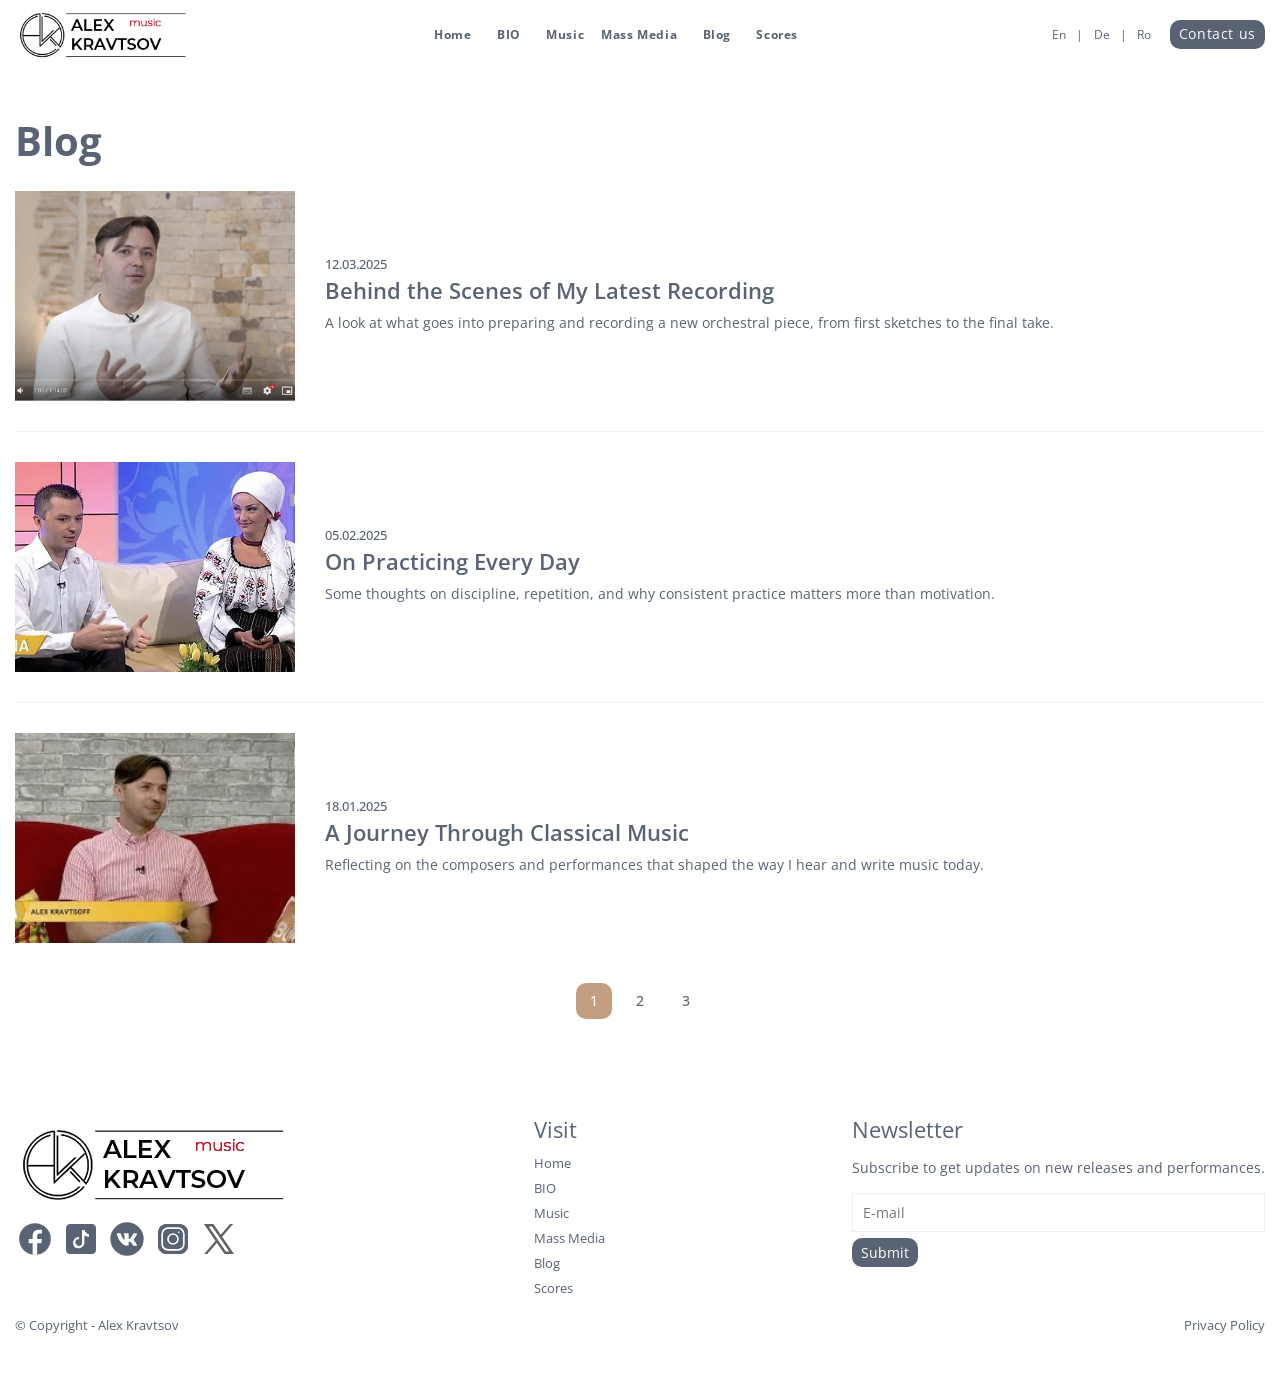
<file: blog.html>
<!doctype html>
<html lang="en">
	<head>
		<meta charset="UTF-8">
		<meta name="viewport" content="width=device-width, initial-scale=1.0">
		<link rel="shortcut icon" href="./assets/img/favicon.ico">
		<title>Alex Kravtsov - Blog</title>
		<link rel="modulepreload" crossorigin href="./js/common.min.js?v=1787655351804">
		<script type="module" crossorigin="" src="./js/button.min.js?v=1787655351804"></script>
		<script type="module" crossorigin="" src="./js/gallery.min.js?v=1787655351804"></script>
		<link rel="stylesheet" crossorigin="" href="./css/common.min.css?v=1787655351804">
		<link rel="stylesheet" crossorigin="" href="./css/button.min.css?v=1787655351804">
		<link rel="stylesheet" crossorigin="" href="./css/gallery.min.css?v=1787655351804">
		<link rel="stylesheet" crossorigin="" href="./css/inner.min.css?v=1787655351804">
		<link rel="stylesheet" crossorigin="" href="./css/postlist.min.css?v=1787655351804">
	</head>
	<body>
		<div class="wrapper">
			<header data-fls-header="" data-fls-header-scroll="20" data-fls-header-scroll-show="" class="header">
				<div class="header__container">
					<div class="header__content">
						<a href="index.html" class="header__logo">
							<picture>
								<img alt="logo" src="./assets/img/logo-dark.webp">
							</picture>
						</a>
						<div class="header__menu menu">
							<nav class="menu__body">
								<ul class="menu__list">
									<li class="menu__item">
										<a href="index.html" class="menu__link menu__link--no-sub-menu">Home</a>
									</li>
									<li class="menu__item">
										<a href="bio.html" class="menu__link menu__link--no-sub-menu">BIO</a>
									</li>
									<li class="menu__item">
										<a href="music.html" class="menu__link menu__link--sub-menu">Music</a>
										<span class="menu__arrow-submenu _icon-arrow-select"></span>
										<ul class="sub-menu__list">
											<li class="sub-menu__item">
												<a href="orchestral-music.html" class="sub-menu__link">Orchestral
										music</a>
											</li>
											<li class="sub-menu__item">
												<a href="piano-music.html" class="sub-menu__link">Piano music</a>
											</li>
											<li class="sub-menu__item">
												<a href="relaxing-music.html" class="sub-menu__link">Relaxing
										music</a>
											</li>
										</ul>
									</li>
									<li class="menu__item">
										<a href="massmedia.html" class="menu__link menu__link--no-sub-menu">Mass Media</a>
									</li>
									<li class="menu__item">
										<a href="blog.html" class="menu__link menu__link--active menu__link--no-sub-menu">Blog</a>
									</li>
									<li class="menu__item">
										<a href="scores.html" class="menu__link menu__link--no-sub-menu">Scores</a>
									</li>
								</ul>
							</nav>
						</div>
						<!--
<fetch url="@components/layout/menu/menu.json">
<each loop='item in response'>
</each>
</fetch>
-->
						<div class="header__actions actions-header">
							<div class="actions-header__language">
								<ul class="actions-header__list-lang">
									<li class="actions-header__item-lang">
										<button type="button" class="actions-header__link-lang">En</button>
									</li>
									<li class="actions-header__item-lang">
										<button type="button" class="actions-header__link-lang">De</button>
									</li>
									<li class="actions-header__item-lang">
										<button type="button" class="actions-header__link-lang">Ro</button>
									</li>
								</ul>
							</div>
							<div data-da=".menu__body, 480" class="actions-header__button-block">
								<a data-fls-button="" href="contacts.html" class="actions-header__button button button--dark-grey button--radius">Contact
						us</a>
							</div>
							<button type="button" data-fls-menu="" class="menu__icon icon-menu">
								<span></span>
							</button>
						</div>
					</div>
				</div>
			</header>
			<div class="inner">
				<main class="page page--blog">
					<section data-fls-postlist="" class="page__postlist postlist">
						<div class="postlist__container">
							<h1 class="postlist__headline">Blog</h1>
							<div class="postlist__items" data-fls-gallery="">
								<article class="postlist__item">
									<div class="postlist__image">
										<a class="js-gallery-item" href="./assets/img/blog/Kravtsoff.webp">
											<picture>
												<source media="(max-width: 600px)" srcset="./assets/img/blog/Kravtsoff-600.webp" type="image/webp">
												<img alt="Alex Kravtsov in the studio" loading="lazy" src="./assets/img/blog/Kravtsoff.webp">
											</picture>
										</a>
									</div>
									<div class="postlist__content">
										<div class="postlist__date">12.03.2025</div>
										<h2 class="postlist__title">
											<a href="#" class="postlist__link">Behind the Scenes of My Latest Recording</a>
										</h2>
										<p class="postlist__text">
											A look at what goes into preparing and recording a new orchestral piece, from first sketches to the final take.
										</p>
									</div>
								</article>
								<article class="postlist__item">
									<div class="postlist__image">
										<a class="js-gallery-item" href="./assets/img/blog/bd-draga-mama.webp">
											<picture>
												<img alt="Alex Kravtsov on stage" loading="lazy" src="./assets/img/blog/bd-draga-mama.webp">
											</picture>
										</a>
									</div>
									<div class="postlist__content">
										<div class="postlist__date">05.02.2025</div>
										<h2 class="postlist__title">
											<a href="#" class="postlist__link">On Practicing Every Day</a>
										</h2>
										<p class="postlist__text">
											Some thoughts on discipline, repetition, and why consistent practice matters more than motivation.
										</p>
									</div>
								</article>
								<article class="postlist__item">
									<div class="postlist__image">
										<a class="js-gallery-item" href="./assets/img/blog/mqdefault.webp">
											<picture>
												<img alt="Alex Kravtsov portrait" loading="lazy" src="./assets/img/blog/mqdefault.webp">
											</picture>
										</a>
									</div>
									<div class="postlist__content">
										<div class="postlist__date">18.01.2025</div>
										<h2 class="postlist__title">
											<a href="#" class="postlist__link">A Journey Through Classical Music</a>
										</h2>
										<p class="postlist__text">
											Reflecting on the composers and performances that shaped the way I hear and write music today.
										</p>
									</div>
								</article>
							</div>
							<nav class="postlist__pagination">
								<a href="#" class="postlist__page postlist__page--active">1</a>
								<a href="#" class="postlist__page">2</a>
								<a href="#" class="postlist__page">3</a>
							</nav>
						</div>
					</section>
				</main>
			</div>
			<footer data-fls-footer="" class="footer">
				<div class="footer__top top-footer">
					<div class="top-footer__container">
						<div class="top-footer__content">
							<div class="top-footer__column">
								<a href="index.html" class="top-footer__logo">
									<picture>
										<img alt="Logo" src="./assets/img/logo-dark.webp">
									</picture>
								</a>
								<ul class="top-footer__list-social">
									<li class="top-footer__item-social">
										<a href="https://facebook.com" class="top-footer__link-social">
											<img class="top-footer__image-social top-footer__image-social--facebook ibg" src="./assets/img/social/facebook-2.svg" alt="facebook">
										</a>
									</li>
									<li class="top-footer__item-social">
										<a href="https://tiktok.com" class="top-footer__link-social">
											<img class="top-footer__image-social top-footer__image-social--tiktok ibg" src="./assets/img/social/tiktok-2.svg" alt="tiktok">
										</a>
									</li>
									<li class="top-footer__item-social">
										<a href="https://vk.com" class="top-footer__link-social">
											<img class="top-footer__image-social top-footer__image-social--vk ibg" src="./assets/img/social/vk-2.svg" alt="vk">
										</a>
									</li>
									<li class="top-footer__item-social">
										<a href="https://instagram.com" class="top-footer__link-social">
											<img class="top-footer__image-social top-footer__image-social--instagram ibg" src="./assets/img/social/instagram-2.svg" alt="instagram">
										</a>
									</li>
									<li class="top-footer__item-social">
										<a href="https://x.com" class="top-footer__link-social">
											<img class="top-footer__image-social top-footer__image-social--twitter ibg" src="./assets/img/social/twitter-x.svg" alt="twitter-x">
										</a>
									</li>
								</ul>
							</div>
							<div class="top-footer__column">
								<div data-fls-spollers="767.98,max" class="top-footer__spollers">
									<details class="top-footer__item">
										<summary class="top-footer__title">Visit</summary>
										<div class="top-footer__body">
											<div class="top-footer__menu menu-footer">
												<nav class="menu-footer__body">
													<ul class="menu-footer__list">
														<li class="menu-footer__item">
															<a href="index.html" class="menu-footer__link">Home</a>
														</li>
														<li class="menu-footer__item">
															<a href="bio.html" class="menu-footer__link">BIO</a>
														</li>
														<li class="menu-footer__item">
															<a href="music.html" class="menu-footer__link">Music</a>
														</li>
														<li class="menu-footer__item">
															<a href="massmedia.html" class="menu-footer__link">Mass Media</a>
														</li>
														<li class="menu-footer__item">
															<a href="blog.html" class="menu-footer__link">Blog</a>
														</li>
														<li class="menu-footer__item">
															<a href="scores.html" class="menu-footer__link">Scores</a>
														</li>
													</ul>
												</nav>
											</div>
										</div>
									</details>
								</div>
							</div>
							<div class="top-footer__column">
								<div data-fls-spollers="767.98,max" class="top-footer__spollers">
									<details class="top-footer__item">
										<summary class="top-footer__title">Newsletter</summary>
										<div class="top-footer__body">
											<div class="top-footer__parahraph">
												<p class="top-footer__text">Subscribe to get updates on new releases and
										performances.</p>
											</div>
											<form data-fls-form="ajax" class="top-footer__form form-newsletter" action="/sendmail" method="POST">
												<input data-fls-input="" required type="email" name="form[email]" data-fls-form-errtext="Enter a valid e-mail" autocomplete="off" placeholder="E-mail" class="form-newsletter__input input">
												<button type="submit" class="form-newsletter__button button button--dark-grey button--radius">Submit</button>
											</form>
										</div>
									</details>
								</div>
							</div>
						</div>
					</div>
				</div>
				<div class="footer__bottom bottom-footer">
					<div class="bottom-footer__container">
						<div class="bottom-footer__content">
							<div class="bottom-footer__copy">© Copyright - Alex Kravtsov</div>
							<a href="privacy-policy.html" class="bottom-footer__privacy">Privacy Policy</a>
						</div>
					</div>
				</div>
			</footer>
		</div>
	</body>
</html>
</file>
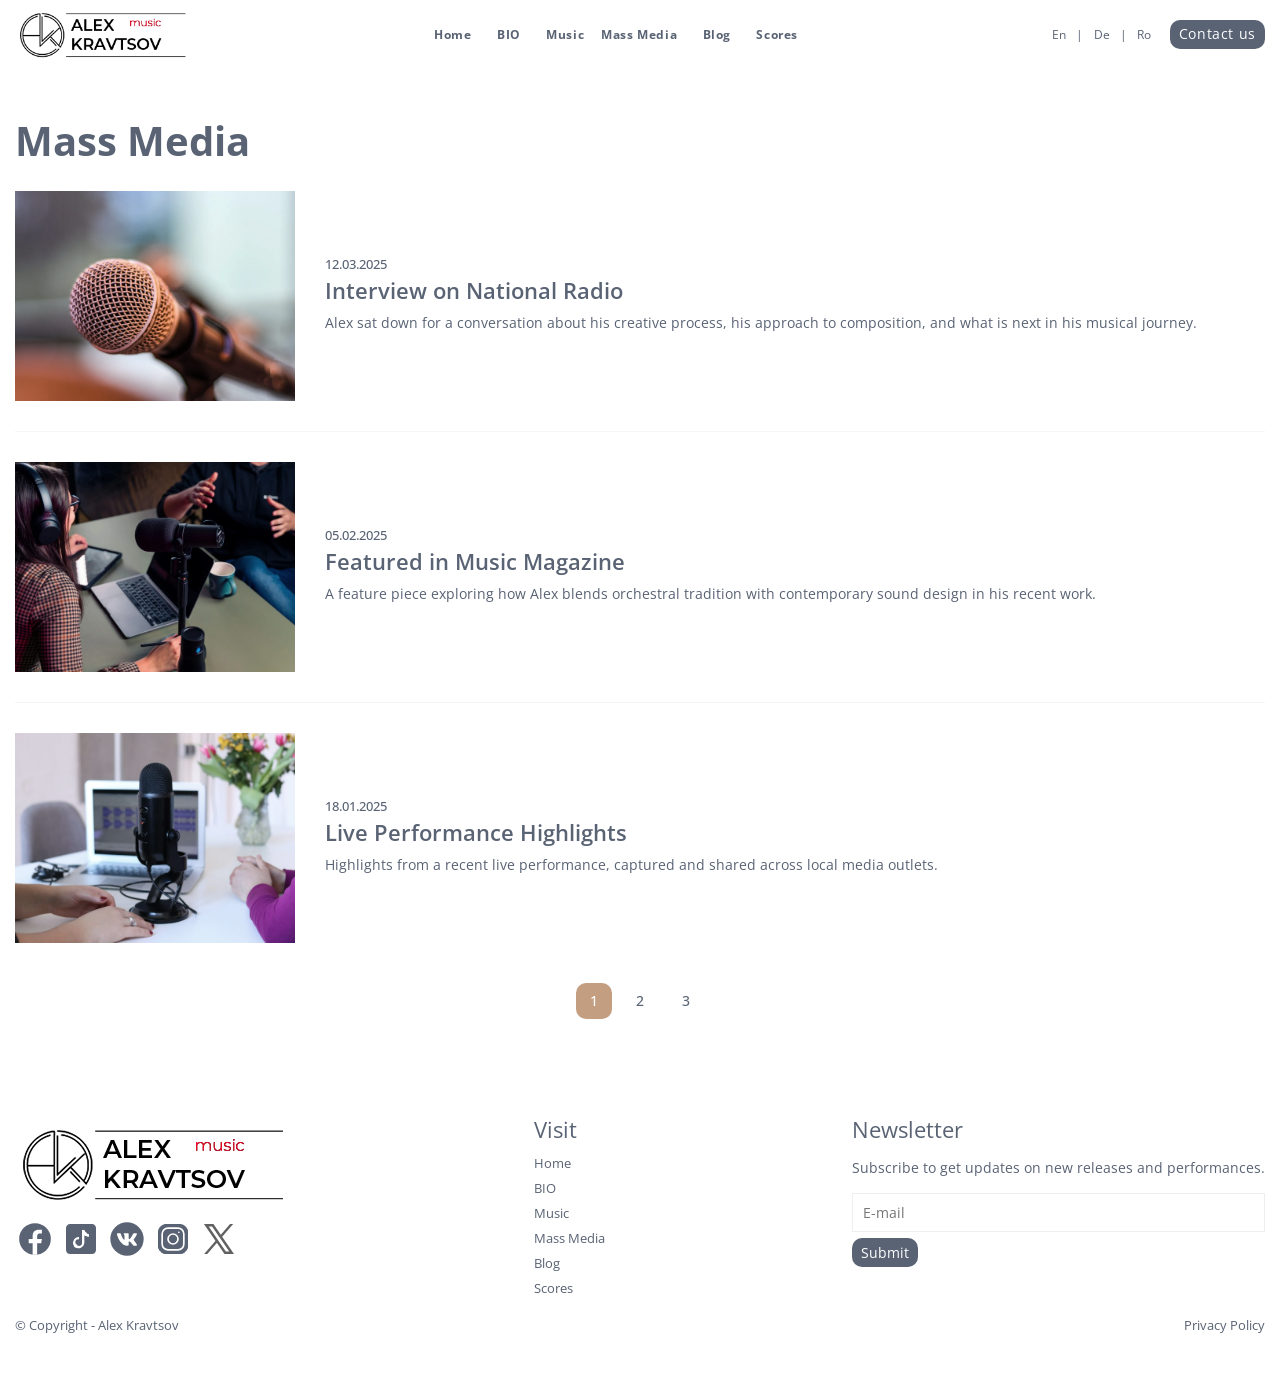
<file: massmedia.html>
<!doctype html>
<html lang="en">
	<head>
		<meta charset="UTF-8">
		<meta name="viewport" content="width=device-width, initial-scale=1.0">
		<link rel="shortcut icon" href="./assets/img/favicon.ico">
		<title>Alex Kravtsov - Mass Media</title>
		<link rel="modulepreload" crossorigin href="./js/common.min.js?v=1787655351804">
		<script type="module" crossorigin="" src="./js/button.min.js?v=1787655351804"></script>
		<script type="module" crossorigin="" src="./js/gallery.min.js?v=1787655351804"></script>
		<link rel="stylesheet" crossorigin="" href="./css/common.min.css?v=1787655351804">
		<link rel="stylesheet" crossorigin="" href="./css/button.min.css?v=1787655351804">
		<link rel="stylesheet" crossorigin="" href="./css/gallery.min.css?v=1787655351804">
		<link rel="stylesheet" crossorigin="" href="./css/inner.min.css?v=1787655351804">
		<link rel="stylesheet" crossorigin="" href="./css/postlist.min.css?v=1787655351804">
	</head>
	<body>
		<div class="wrapper">
			<header data-fls-header="" data-fls-header-scroll="20" data-fls-header-scroll-show="" class="header">
				<div class="header__container">
					<div class="header__content">
						<a href="index.html" class="header__logo">
							<picture>
								<img alt="logo" src="./assets/img/logo-dark.webp">
							</picture>
						</a>
						<div class="header__menu menu">
							<nav class="menu__body">
								<ul class="menu__list">
									<li class="menu__item">
										<a href="index.html" class="menu__link menu__link--no-sub-menu">Home</a>
									</li>
									<li class="menu__item">
										<a href="bio.html" class="menu__link menu__link--no-sub-menu">BIO</a>
									</li>
									<li class="menu__item">
										<a href="music.html" class="menu__link menu__link--sub-menu">Music</a>
										<span class="menu__arrow-submenu _icon-arrow-select"></span>
										<ul class="sub-menu__list">
											<li class="sub-menu__item">
												<a href="orchestral-music.html" class="sub-menu__link">Orchestral
										music</a>
											</li>
											<li class="sub-menu__item">
												<a href="piano-music.html" class="sub-menu__link">Piano music</a>
											</li>
											<li class="sub-menu__item">
												<a href="relaxing-music.html" class="sub-menu__link">Relaxing
										music</a>
											</li>
										</ul>
									</li>
									<li class="menu__item">
										<a href="massmedia.html" class="menu__link menu__link--active menu__link--no-sub-menu">Mass Media</a>
									</li>
									<li class="menu__item">
										<a href="blog.html" class="menu__link menu__link--no-sub-menu">Blog</a>
									</li>
									<li class="menu__item">
										<a href="scores.html" class="menu__link menu__link--no-sub-menu">Scores</a>
									</li>
								</ul>
							</nav>
						</div>
						<!--
<fetch url="@components/layout/menu/menu.json">
<each loop='item in response'>
</each>
</fetch>
-->
						<div class="header__actions actions-header">
							<div class="actions-header__language">
								<ul class="actions-header__list-lang">
									<li class="actions-header__item-lang">
										<button type="button" class="actions-header__link-lang">En</button>
									</li>
									<li class="actions-header__item-lang">
										<button type="button" class="actions-header__link-lang">De</button>
									</li>
									<li class="actions-header__item-lang">
										<button type="button" class="actions-header__link-lang">Ro</button>
									</li>
								</ul>
							</div>
							<div data-da=".menu__body, 480" class="actions-header__button-block">
								<a data-fls-button="" href="contacts.html" class="actions-header__button button button--dark-grey button--radius">Contact
						us</a>
							</div>
							<button type="button" data-fls-menu="" class="menu__icon icon-menu">
								<span></span>
							</button>
						</div>
					</div>
				</div>
			</header>
			<div class="inner">
				<main class="page page--massmedia">
					<section data-fls-postlist="" class="page__postlist postlist">
						<div class="postlist__container">
							<h1 class="postlist__headline">Mass Media</h1>
							<div class="postlist__items" data-fls-gallery="">
								<article class="postlist__item">
									<div class="postlist__image">
										<a class="js-gallery-item" href="./assets/img/massmedia/radio.webp">
											<picture>
												<source media="(max-width: 600px)" srcset="./assets/img/massmedia/radio-600.webp" type="image/webp">
												<source media="(max-width: 1200px)" srcset="./assets/img/massmedia/radio-1200.webp" type="image/webp">
												<img alt="Radio microphone" loading="lazy" src="./assets/img/massmedia/radio.webp">
											</picture>
										</a>
									</div>
									<div class="postlist__content">
										<div class="postlist__date">12.03.2025</div>
										<h2 class="postlist__title">
											<a href="#" class="postlist__link">Interview on National Radio</a>
										</h2>
										<p class="postlist__text">
											Alex sat down for a conversation about his creative process, his approach to composition, and what is next in his musical journey.
										</p>
									</div>
								</article>
								<article class="postlist__item">
									<div class="postlist__image">
										<a class="js-gallery-item" href="./assets/img/massmedia/magazine.webp">
											<picture>
												<source media="(max-width: 600px)" srcset="./assets/img/massmedia/magazine-600.webp" type="image/webp">
												<source media="(max-width: 1200px)" srcset="./assets/img/massmedia/magazine-1200.webp" type="image/webp">
												<img alt="Vintage studio microphone" loading="lazy" src="./assets/img/massmedia/magazine.webp">
											</picture>
										</a>
									</div>
									<div class="postlist__content">
										<div class="postlist__date">05.02.2025</div>
										<h2 class="postlist__title">
											<a href="#" class="postlist__link">Featured in Music Magazine</a>
										</h2>
										<p class="postlist__text">
											A feature piece exploring how Alex blends orchestral tradition with contemporary sound design in his recent work.
										</p>
									</div>
								</article>
								<article class="postlist__item">
									<div class="postlist__image">
										<a class="js-gallery-item" href="./assets/img/massmedia/performance.webp">
											<picture>
												<source media="(max-width: 600px)" srcset="./assets/img/massmedia/performance-600.webp" type="image/webp">
												<source media="(max-width: 1200px)" srcset="./assets/img/massmedia/performance-1200.webp" type="image/webp">
												<img alt="Recording studio mixing desk" loading="lazy" src="./assets/img/massmedia/performance.webp">
											</picture>
										</a>
									</div>
									<div class="postlist__content">
										<div class="postlist__date">18.01.2025</div>
										<h2 class="postlist__title">
											<a href="#" class="postlist__link">Live Performance Highlights</a>
										</h2>
										<p class="postlist__text">
											Highlights from a recent live performance, captured and shared across local media outlets.
										</p>
									</div>
								</article>
							</div>
							<nav class="postlist__pagination">
								<a href="#" class="postlist__page postlist__page--active">1</a>
								<a href="#" class="postlist__page">2</a>
								<a href="#" class="postlist__page">3</a>
							</nav>
						</div>
					</section>
				</main>
			</div>
			<footer data-fls-footer="" class="footer">
				<div class="footer__top top-footer">
					<div class="top-footer__container">
						<div class="top-footer__content">
							<div class="top-footer__column">
								<a href="index.html" class="top-footer__logo">
									<picture>
										<img alt="Logo" src="./assets/img/logo-dark.webp">
									</picture>
								</a>
								<ul class="top-footer__list-social">
									<li class="top-footer__item-social">
										<a href="https://facebook.com" class="top-footer__link-social">
											<img class="top-footer__image-social top-footer__image-social--facebook ibg" src="./assets/img/social/facebook-2.svg" alt="facebook">
										</a>
									</li>
									<li class="top-footer__item-social">
										<a href="https://tiktok.com" class="top-footer__link-social">
											<img class="top-footer__image-social top-footer__image-social--tiktok ibg" src="./assets/img/social/tiktok-2.svg" alt="tiktok">
										</a>
									</li>
									<li class="top-footer__item-social">
										<a href="https://vk.com" class="top-footer__link-social">
											<img class="top-footer__image-social top-footer__image-social--vk ibg" src="./assets/img/social/vk-2.svg" alt="vk">
										</a>
									</li>
									<li class="top-footer__item-social">
										<a href="https://instagram.com" class="top-footer__link-social">
											<img class="top-footer__image-social top-footer__image-social--instagram ibg" src="./assets/img/social/instagram-2.svg" alt="instagram">
										</a>
									</li>
									<li class="top-footer__item-social">
										<a href="https://x.com" class="top-footer__link-social">
											<img class="top-footer__image-social top-footer__image-social--twitter ibg" src="./assets/img/social/twitter-x.svg" alt="twitter-x">
										</a>
									</li>
								</ul>
							</div>
							<div class="top-footer__column">
								<div data-fls-spollers="767.98,max" class="top-footer__spollers">
									<details class="top-footer__item">
										<summary class="top-footer__title">Visit</summary>
										<div class="top-footer__body">
											<div class="top-footer__menu menu-footer">
												<nav class="menu-footer__body">
													<ul class="menu-footer__list">
														<li class="menu-footer__item">
															<a href="index.html" class="menu-footer__link">Home</a>
														</li>
														<li class="menu-footer__item">
															<a href="bio.html" class="menu-footer__link">BIO</a>
														</li>
														<li class="menu-footer__item">
															<a href="music.html" class="menu-footer__link">Music</a>
														</li>
														<li class="menu-footer__item">
															<a href="massmedia.html" class="menu-footer__link">Mass Media</a>
														</li>
														<li class="menu-footer__item">
															<a href="blog.html" class="menu-footer__link">Blog</a>
														</li>
														<li class="menu-footer__item">
															<a href="scores.html" class="menu-footer__link">Scores</a>
														</li>
													</ul>
												</nav>
											</div>
										</div>
									</details>
								</div>
							</div>
							<div class="top-footer__column">
								<div data-fls-spollers="767.98,max" class="top-footer__spollers">
									<details class="top-footer__item">
										<summary class="top-footer__title">Newsletter</summary>
										<div class="top-footer__body">
											<div class="top-footer__parahraph">
												<p class="top-footer__text">Subscribe to get updates on new releases and
										performances.</p>
											</div>
											<form data-fls-form="ajax" class="top-footer__form form-newsletter" action="/sendmail" method="POST">
												<input data-fls-input="" required type="email" name="form[email]" data-fls-form-errtext="Enter a valid e-mail" autocomplete="off" placeholder="E-mail" class="form-newsletter__input input">
												<button type="submit" class="form-newsletter__button button button--dark-grey button--radius">Submit</button>
											</form>
										</div>
									</details>
								</div>
							</div>
						</div>
					</div>
				</div>
				<div class="footer__bottom bottom-footer">
					<div class="bottom-footer__container">
						<div class="bottom-footer__content">
							<div class="bottom-footer__copy">© Copyright - Alex Kravtsov</div>
							<a href="privacy-policy.html" class="bottom-footer__privacy">Privacy Policy</a>
						</div>
					</div>
				</div>
			</footer>
		</div>
	</body>
</html>
</file>
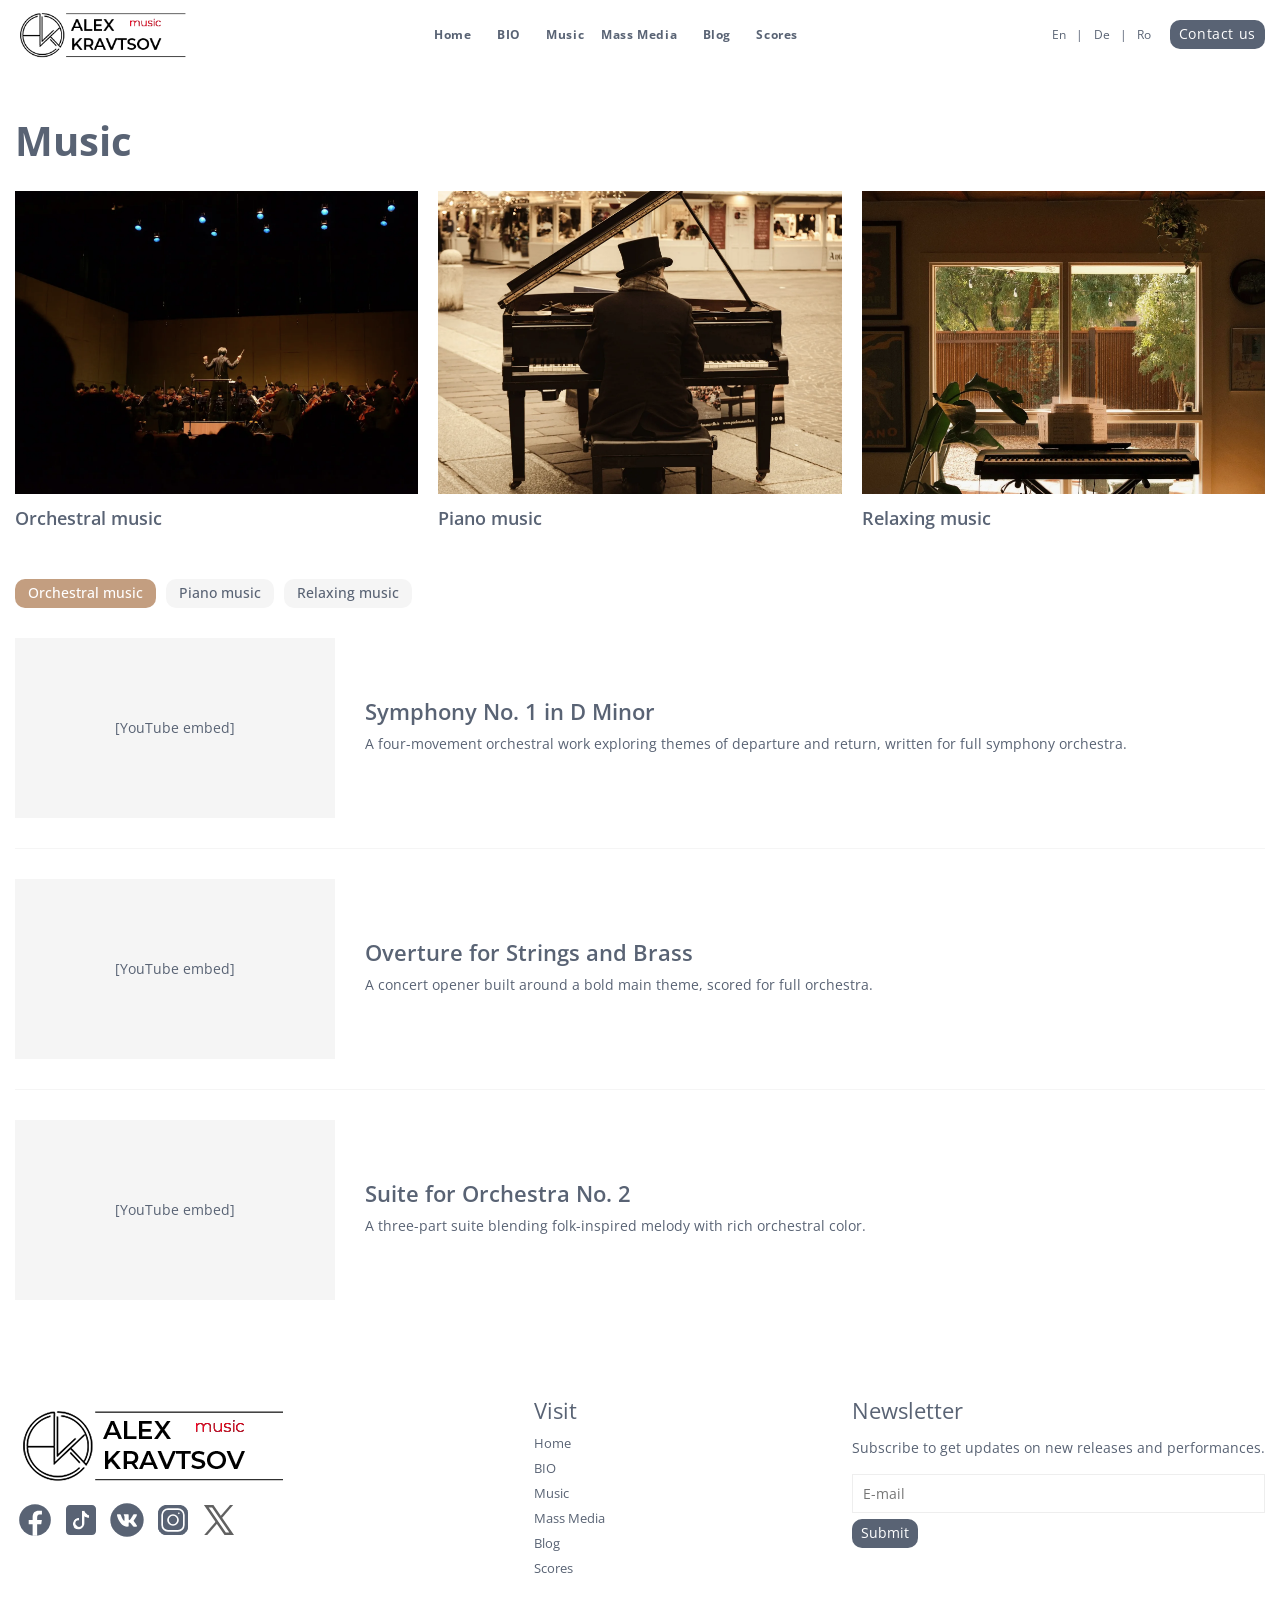
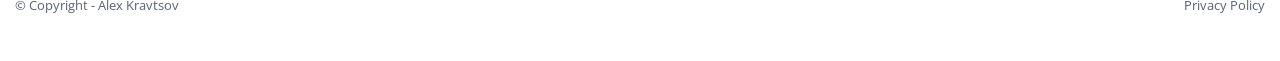
<file: music.html>
<!doctype html>
<html lang="en">
	<head>
		<meta charset="UTF-8">
		<meta name="viewport" content="width=device-width, initial-scale=1.0">
		<link rel="shortcut icon" href="./assets/img/favicon.ico">
		<title>Alex Kravtsov - Music</title>
		<script type="module" crossorigin="" src="./js/music.min.js?v=1787655351804"></script>
		<link rel="modulepreload" crossorigin="" href="./js/common.min.js?v=1787655351804">
		<link rel="modulepreload" crossorigin="" href="./js/button.min.js?v=1787655351804">
		<link rel="stylesheet" crossorigin="" href="./css/common.min.css?v=1787655351804">
		<link rel="stylesheet" crossorigin="" href="./css/button.min.css?v=1787655351804">
		<link rel="stylesheet" crossorigin="" href="./css/music.min.css?v=1787655351804">
		<link rel="stylesheet" crossorigin="" href="./css/inner.min.css?v=1787655351804">
	</head>
	<body>
		<div class="wrapper">
			<header data-fls-header="" data-fls-header-scroll="20" data-fls-header-scroll-show="" class="header">
				<div class="header__container">
					<div class="header__content">
						<a href="index.html" class="header__logo">
							<picture>
								<img alt="logo" src="./assets/img/logo-dark.webp">
							</picture>
						</a>
						<div class="header__menu menu">
							<nav class="menu__body">
								<ul class="menu__list">
									<li class="menu__item">
										<a href="index.html" class="menu__link menu__link--no-sub-menu">Home</a>
									</li>
									<li class="menu__item">
										<a href="bio.html" class="menu__link menu__link--no-sub-menu">BIO</a>
									</li>
									<li class="menu__item">
										<a href="music.html" class="menu__link menu__link--active menu__link--sub-menu">Music</a>
										<span class="menu__arrow-submenu _icon-arrow-select"></span>
										<ul class="sub-menu__list">
											<li class="sub-menu__item">
												<a href="orchestral-music.html" class="sub-menu__link">Orchestral
										music</a>
											</li>
											<li class="sub-menu__item">
												<a href="piano-music.html" class="sub-menu__link">Piano music</a>
											</li>
											<li class="sub-menu__item">
												<a href="relaxing-music.html" class="sub-menu__link">Relaxing
										music</a>
											</li>
										</ul>
									</li>
									<li class="menu__item">
										<a href="massmedia.html" class="menu__link menu__link--no-sub-menu">Mass Media</a>
									</li>
									<li class="menu__item">
										<a href="blog.html" class="menu__link menu__link--no-sub-menu">Blog</a>
									</li>
									<li class="menu__item">
										<a href="scores.html" class="menu__link menu__link--no-sub-menu">Scores</a>
									</li>
								</ul>
							</nav>
						</div>
						<!--
<fetch url="@components/layout/menu/menu.json">
<each loop='item in response'>
</each>
</fetch>
-->
						<div class="header__actions actions-header">
							<div class="actions-header__language">
								<ul class="actions-header__list-lang">
									<li class="actions-header__item-lang">
										<button type="button" class="actions-header__link-lang">En</button>
									</li>
									<li class="actions-header__item-lang">
										<button type="button" class="actions-header__link-lang">De</button>
									</li>
									<li class="actions-header__item-lang">
										<button type="button" class="actions-header__link-lang">Ro</button>
									</li>
								</ul>
							</div>
							<div data-da=".menu__body, 480" class="actions-header__button-block">
								<a data-fls-button="" href="contacts.html" class="actions-header__button button button--dark-grey button--radius">Contact
						us</a>
							</div>
							<button type="button" data-fls-menu="" class="menu__icon icon-menu">
								<span></span>
							</button>
						</div>
					</div>
				</div>
			</header>
			<div class="inner">
				<main class="page page--music">
					<section data-fls-musiccategories="" class="page__musiccategories musiccategories">
						<div class="musiccategories__container">
							<h1 class="musiccategories__headline">Music</h1>
							<div class="musiccategories__grid">
								<a href="orchestral-music.html" class="musiccategories__card">
									<div class="musiccategories__card-image">
										<picture>
											<source media="(max-width: 600px)" srcset="./assets/img/bio/intro-2-600.webp" type="image/webp">
											<source media="(max-width: 1200px)" srcset="./assets/img/bio/intro-2-1200.webp" type="image/webp">
											<img alt="Orchestra performance" loading="lazy" src="./assets/img/bio/intro-2.webp">
										</picture>
									</div>
									<div class="musiccategories__card-title">Orchestral music</div>
								</a>
								<a href="piano-music.html" class="musiccategories__card">
									<div class="musiccategories__card-image">
										<picture>
											<source media="(max-width: 600px)" srcset="./assets/img/music/piano-600.webp" type="image/webp">
											<source media="(max-width: 1200px)" srcset="./assets/img/music/piano-1200.webp" type="image/webp">
											<img alt="Hands playing piano" loading="lazy" src="./assets/img/music/piano.webp">
										</picture>
									</div>
									<div class="musiccategories__card-title">Piano music</div>
								</a>
								<a href="relaxing-music.html" class="musiccategories__card">
									<div class="musiccategories__card-image">
										<picture>
											<source media="(max-width: 600px)" srcset="./assets/img/music/relaxing-600.webp" type="image/webp">
											<source media="(max-width: 1200px)" srcset="./assets/img/music/relaxing-1200.webp" type="image/webp">
											<img alt="Piano keys at sunset" loading="lazy" src="./assets/img/music/relaxing.webp">
										</picture>
									</div>
									<div class="musiccategories__card-title">Relaxing music</div>
								</a>
							</div>
						</div>
					</section>
					<section data-fls-musiclist="" class="page__musiclist musiclist">
						<div class="musiclist__container">
							<div data-fls-tabs="" class="tabs musiclist__tabs">
								<nav data-fls-tabs-titles="" class="tabs__navigation musiclist__tabs-nav">
									<button type="button" class="tabs__title musiclist__tab --tab-active">Orchestral music</button>
									<button type="button" class="tabs__title musiclist__tab">Piano music</button>
									<button type="button" class="tabs__title musiclist__tab">Relaxing music</button>
								</nav>
								<div data-fls-tabs-body="" class="tabs__content musiclist__tabs-body">
									<div class="tabs__body musiclist__items">
										<div class="musiclist__item">
											<div class="musiclist__video">[YouTube embed]</div>
											<div class="musiclist__content">
												<h3 class="musiclist__headline">Symphony No. 1 in D Minor</h3>
												<p class="musiclist__text">
													A four-movement orchestral work exploring themes of departure and return, written for full symphony orchestra.
												</p>
											</div>
										</div>
										<div class="musiclist__item">
											<div class="musiclist__video">[YouTube embed]</div>
											<div class="musiclist__content">
												<h3 class="musiclist__headline">Overture for Strings and Brass</h3>
												<p class="musiclist__text">A concert opener built around a bold main theme, scored for full orchestra.</p>
											</div>
										</div>
										<div class="musiclist__item">
											<div class="musiclist__video">[YouTube embed]</div>
											<div class="musiclist__content">
												<h3 class="musiclist__headline">Suite for Orchestra No. 2</h3>
												<p class="musiclist__text">A three-part suite blending folk-inspired melody with rich orchestral color.</p>
											</div>
										</div>
									</div>
									<div class="tabs__body musiclist__items">
										<div class="musiclist__item">
											<div class="musiclist__video">[YouTube embed]</div>
											<div class="musiclist__content">
												<h3 class="musiclist__headline">Nocturne for Piano and Strings</h3>
												<p class="musiclist__text">
													A quiet, reflective piece for solo piano accompanied by a small string ensemble.
												</p>
											</div>
										</div>
										<div class="musiclist__item">
											<div class="musiclist__video">[YouTube embed]</div>
											<div class="musiclist__content">
												<h3 class="musiclist__headline">Piano Sonata in A Major</h3>
												<p class="musiclist__text">
													A three-movement sonata exploring contrast between lyrical and rhythmic passages.
												</p>
											</div>
										</div>
										<div class="musiclist__item">
											<div class="musiclist__video">[YouTube embed]</div>
											<div class="musiclist__content">
												<h3 class="musiclist__headline">Etude No. 4</h3>
												<p class="musiclist__text">
													A short, technically demanding piece written to explore a single musical idea in depth.
												</p>
											</div>
										</div>
									</div>
									<div class="tabs__body musiclist__items">
										<div class="musiclist__item">
											<div class="musiclist__video">[YouTube embed]</div>
											<div class="musiclist__content">
												<h3 class="musiclist__headline">Evening Reflections</h3>
												<p class="musiclist__text">
													An ambient piece composed for moments of stillness — often used in film and media for its calm, textured sound.
												</p>
											</div>
										</div>
										<div class="musiclist__item">
											<div class="musiclist__video">[YouTube embed]</div>
											<div class="musiclist__content">
												<h3 class="musiclist__headline">Quiet Hours</h3>
												<p class="musiclist__text">A slow, minimal piano piece written for late evenings and quiet spaces.</p>
											</div>
										</div>
										<div class="musiclist__item">
											<div class="musiclist__video">[YouTube embed]</div>
											<div class="musiclist__content">
												<h3 class="musiclist__headline">Drifting</h3>
												<p class="musiclist__text">
													An ambient soundscape blending soft piano with sustained strings, built for background listening.
												</p>
											</div>
										</div>
									</div>
								</div>
							</div>
						</div>
					</section>
				</main>
			</div>
			<footer data-fls-footer="" class="footer">
				<div class="footer__top top-footer">
					<div class="top-footer__container">
						<div class="top-footer__content">
							<div class="top-footer__column">
								<a href="index.html" class="top-footer__logo">
									<picture>
										<img alt="Logo" src="./assets/img/logo-dark.webp">
									</picture>
								</a>
								<ul class="top-footer__list-social">
									<li class="top-footer__item-social">
										<a href="https://facebook.com" class="top-footer__link-social">
											<img class="top-footer__image-social top-footer__image-social--facebook ibg" src="./assets/img/social/facebook-2.svg" alt="facebook">
										</a>
									</li>
									<li class="top-footer__item-social">
										<a href="https://tiktok.com" class="top-footer__link-social">
											<img class="top-footer__image-social top-footer__image-social--tiktok ibg" src="./assets/img/social/tiktok-2.svg" alt="tiktok">
										</a>
									</li>
									<li class="top-footer__item-social">
										<a href="https://vk.com" class="top-footer__link-social">
											<img class="top-footer__image-social top-footer__image-social--vk ibg" src="./assets/img/social/vk-2.svg" alt="vk">
										</a>
									</li>
									<li class="top-footer__item-social">
										<a href="https://instagram.com" class="top-footer__link-social">
											<img class="top-footer__image-social top-footer__image-social--instagram ibg" src="./assets/img/social/instagram-2.svg" alt="instagram">
										</a>
									</li>
									<li class="top-footer__item-social">
										<a href="https://x.com" class="top-footer__link-social">
											<img class="top-footer__image-social top-footer__image-social--twitter ibg" src="./assets/img/social/twitter-x.svg" alt="twitter-x">
										</a>
									</li>
								</ul>
							</div>
							<div class="top-footer__column">
								<div data-fls-spollers="767.98,max" class="top-footer__spollers">
									<details class="top-footer__item">
										<summary class="top-footer__title">Visit</summary>
										<div class="top-footer__body">
											<div class="top-footer__menu menu-footer">
												<nav class="menu-footer__body">
													<ul class="menu-footer__list">
														<li class="menu-footer__item">
															<a href="index.html" class="menu-footer__link">Home</a>
														</li>
														<li class="menu-footer__item">
															<a href="bio.html" class="menu-footer__link">BIO</a>
														</li>
														<li class="menu-footer__item">
															<a href="music.html" class="menu-footer__link">Music</a>
														</li>
														<li class="menu-footer__item">
															<a href="massmedia.html" class="menu-footer__link">Mass Media</a>
														</li>
														<li class="menu-footer__item">
															<a href="blog.html" class="menu-footer__link">Blog</a>
														</li>
														<li class="menu-footer__item">
															<a href="scores.html" class="menu-footer__link">Scores</a>
														</li>
													</ul>
												</nav>
											</div>
										</div>
									</details>
								</div>
							</div>
							<div class="top-footer__column">
								<div data-fls-spollers="767.98,max" class="top-footer__spollers">
									<details class="top-footer__item">
										<summary class="top-footer__title">Newsletter</summary>
										<div class="top-footer__body">
											<div class="top-footer__parahraph">
												<p class="top-footer__text">Subscribe to get updates on new releases and
										performances.</p>
											</div>
											<form data-fls-form="ajax" class="top-footer__form form-newsletter" action="/sendmail" method="POST">
												<input data-fls-input="" required type="email" name="form[email]" data-fls-form-errtext="Enter a valid e-mail" autocomplete="off" placeholder="E-mail" class="form-newsletter__input input">
												<button type="submit" class="form-newsletter__button button button--dark-grey button--radius">Submit</button>
											</form>
										</div>
									</details>
								</div>
							</div>
						</div>
					</div>
				</div>
				<div class="footer__bottom bottom-footer">
					<div class="bottom-footer__container">
						<div class="bottom-footer__content">
							<div class="bottom-footer__copy">© Copyright - Alex Kravtsov</div>
							<a href="privacy-policy.html" class="bottom-footer__privacy">Privacy Policy</a>
						</div>
					</div>
				</div>
			</footer>
		</div>
	</body>
</html>
</file>
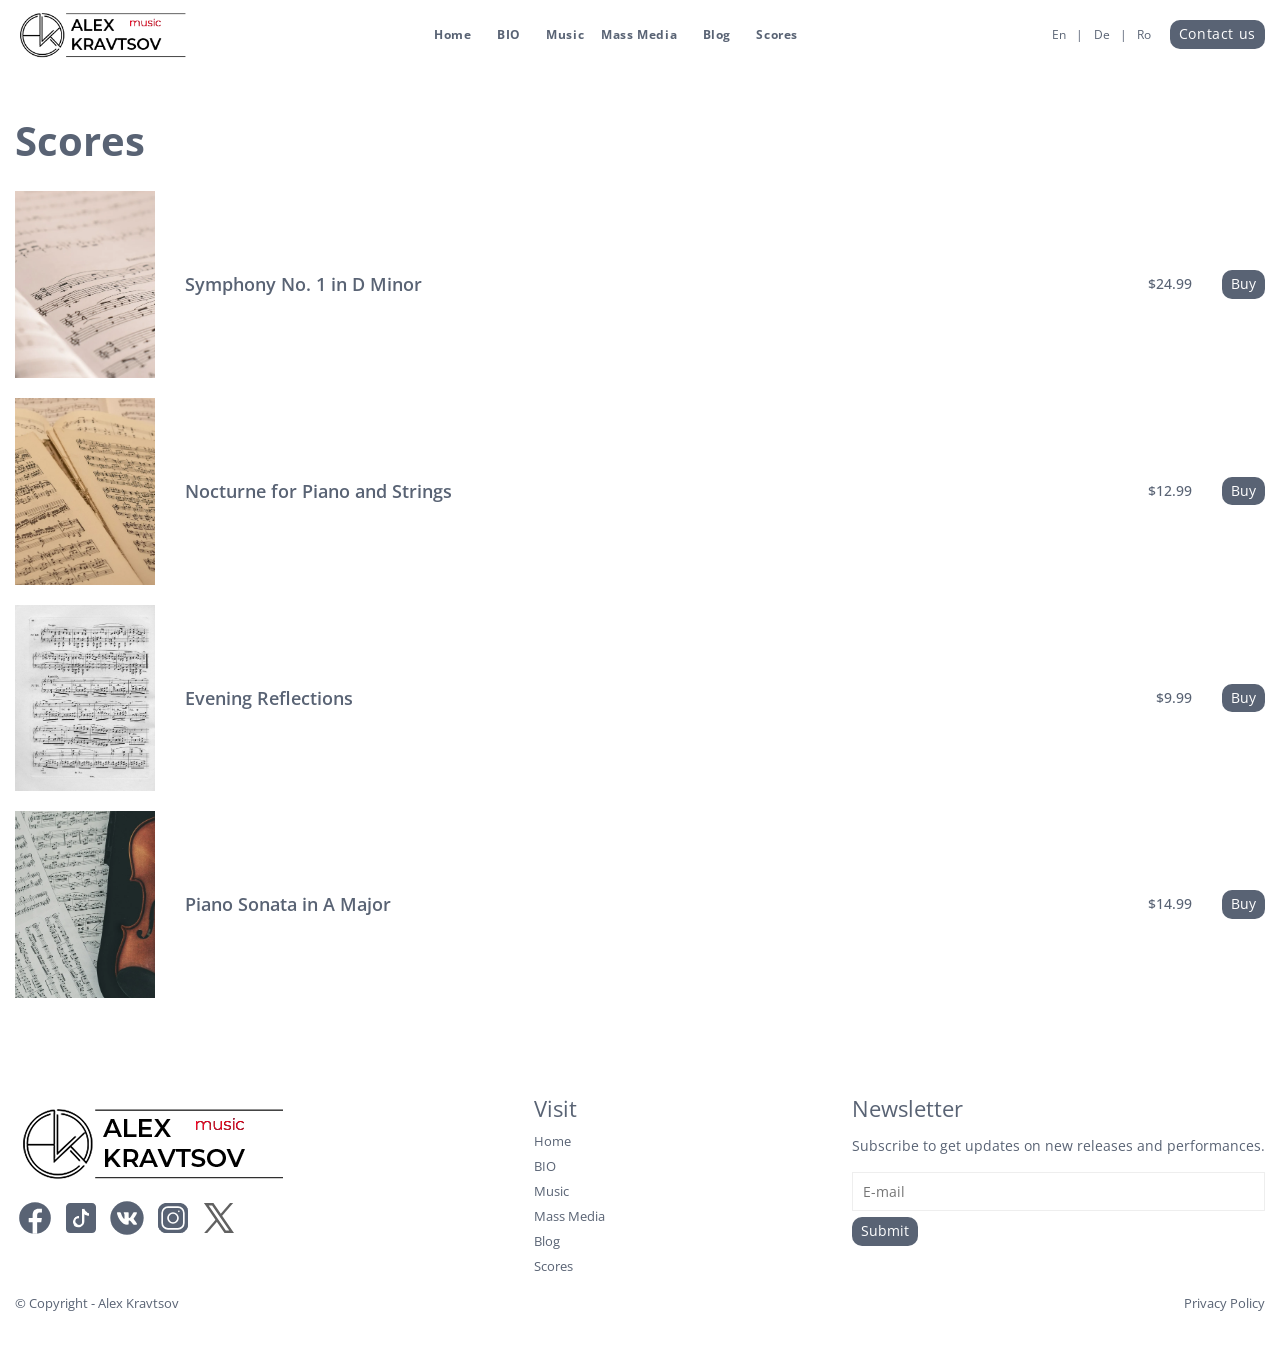
<file: scores.html>
<!doctype html>
<html lang="en">
	<head>
		<meta charset="UTF-8">
		<meta name="viewport" content="width=device-width, initial-scale=1.0">
		<link rel="shortcut icon" href="./assets/img/favicon.ico">
		<title>Alex Kravtsov - Scores</title>
		<link rel="modulepreload" crossorigin href="./js/common.min.js?v=1787655351804">
		<script type="module" crossorigin="" src="./js/button.min.js?v=1787655351804"></script>
		<link rel="stylesheet" crossorigin="" href="./css/common.min.css?v=1787655351804">
		<link rel="stylesheet" crossorigin="" href="./css/button.min.css?v=1787655351804">
		<link rel="stylesheet" crossorigin="" href="./css/scores.min.css?v=1787655351804">
		<link rel="stylesheet" crossorigin="" href="./css/inner.min.css?v=1787655351804">
	</head>
	<body>
		<div class="wrapper">
			<header data-fls-header="" data-fls-header-scroll="20" data-fls-header-scroll-show="" class="header">
				<div class="header__container">
					<div class="header__content">
						<a href="index.html" class="header__logo">
							<picture>
								<img alt="logo" src="./assets/img/logo-dark.webp">
							</picture>
						</a>
						<div class="header__menu menu">
							<nav class="menu__body">
								<ul class="menu__list">
									<li class="menu__item">
										<a href="index.html" class="menu__link menu__link--no-sub-menu">Home</a>
									</li>
									<li class="menu__item">
										<a href="bio.html" class="menu__link menu__link--no-sub-menu">BIO</a>
									</li>
									<li class="menu__item">
										<a href="music.html" class="menu__link menu__link--sub-menu">Music</a>
										<span class="menu__arrow-submenu _icon-arrow-select"></span>
										<ul class="sub-menu__list">
											<li class="sub-menu__item">
												<a href="orchestral-music.html" class="sub-menu__link">Orchestral
										music</a>
											</li>
											<li class="sub-menu__item">
												<a href="piano-music.html" class="sub-menu__link">Piano music</a>
											</li>
											<li class="sub-menu__item">
												<a href="relaxing-music.html" class="sub-menu__link">Relaxing
										music</a>
											</li>
										</ul>
									</li>
									<li class="menu__item">
										<a href="massmedia.html" class="menu__link menu__link--no-sub-menu">Mass Media</a>
									</li>
									<li class="menu__item">
										<a href="blog.html" class="menu__link menu__link--no-sub-menu">Blog</a>
									</li>
									<li class="menu__item">
										<a href="scores.html" class="menu__link menu__link--active menu__link--no-sub-menu">Scores</a>
									</li>
								</ul>
							</nav>
						</div>
						<!--
<fetch url="@components/layout/menu/menu.json">
<each loop='item in response'>
</each>
</fetch>
-->
						<div class="header__actions actions-header">
							<div class="actions-header__language">
								<ul class="actions-header__list-lang">
									<li class="actions-header__item-lang">
										<button type="button" class="actions-header__link-lang">En</button>
									</li>
									<li class="actions-header__item-lang">
										<button type="button" class="actions-header__link-lang">De</button>
									</li>
									<li class="actions-header__item-lang">
										<button type="button" class="actions-header__link-lang">Ro</button>
									</li>
								</ul>
							</div>
							<div data-da=".menu__body, 480" class="actions-header__button-block">
								<a data-fls-button="" href="contacts.html" class="actions-header__button button button--dark-grey button--radius">Contact
						us</a>
							</div>
							<button type="button" data-fls-menu="" class="menu__icon icon-menu">
								<span></span>
							</button>
						</div>
					</div>
				</div>
			</header>
			<div class="inner">
				<main class="page page--scores">
					<section data-fls-scorelist="" class="page__scores score-list">
						<div class="score-list__container">
							<div class="score-list__headline-block">
								<h1 class="score-list__headline">Scores</h1>
							</div>
							<div class="score-list__items">
								<div class="score-list__item">
									<div data-fls-scorecard="" class="score-card">
										<div class="score-card__image">
											<picture>
												<source media="(max-width: 600px)" srcset="./assets/img/scores/score-1-600.webp" type="image/webp">
												<source media="(max-width: 1200px)" srcset="./assets/img/scores/score-1-1200.webp" type="image/webp">
												<img alt="Sheet music close-up" loading="lazy" src="./assets/img/scores/score-1.webp">
											</picture>
										</div>
										<div class="score-card__content">
											<a href="#" class="score-card__headline">Symphony No. 1 in D Minor</a>
											<div class="score-card__price">$24.99</div>
											<a href="#" class="score-card__buy button button--dark-grey button--radius">Buy</a>
										</div>
									</div>
								</div>
								<div class="score-list__item">
									<div data-fls-scorecard="" class="score-card">
										<div class="score-card__image">
											<picture>
												<source media="(max-width: 600px)" srcset="./assets/img/scores/score-2-600.webp" type="image/webp">
												<source media="(max-width: 1200px)" srcset="./assets/img/scores/score-2-1200.webp" type="image/webp">
												<img alt="Sheet music notation" loading="lazy" src="./assets/img/scores/score-2.webp">
											</picture>
										</div>
										<div class="score-card__content">
											<a href="#" class="score-card__headline">Nocturne for Piano and Strings</a>
											<div class="score-card__price">$12.99</div>
											<a href="#" class="score-card__buy button button--dark-grey button--radius">Buy</a>
										</div>
									</div>
								</div>
								<div class="score-list__item">
									<div data-fls-scorecard="" class="score-card">
										<div class="score-card__image">
											<picture>
												<source media="(max-width: 600px)" srcset="./assets/img/scores/score-3-600.webp" type="image/webp">
												<source media="(max-width: 1200px)" srcset="./assets/img/scores/score-3-1200.webp" type="image/webp">
												<img alt="Open score pages" loading="lazy" src="./assets/img/scores/score-3.webp">
											</picture>
										</div>
										<div class="score-card__content">
											<a href="#" class="score-card__headline">Evening Reflections</a>
											<div class="score-card__price">$9.99</div>
											<a href="#" class="score-card__buy button button--dark-grey button--radius">Buy</a>
										</div>
									</div>
								</div>
								<div class="score-list__item">
									<div data-fls-scorecard="" class="score-card">
										<div class="score-card__image">
											<picture>
												<source media="(max-width: 600px)" srcset="./assets/img/scores/score-4-600.webp" type="image/webp">
												<source media="(max-width: 1200px)" srcset="./assets/img/scores/score-4-1200.webp" type="image/webp">
												<img alt="Piano score pages" loading="lazy" src="./assets/img/scores/score-4.webp">
											</picture>
										</div>
										<div class="score-card__content">
											<a href="#" class="score-card__headline">Piano Sonata in A Major</a>
											<div class="score-card__price">$14.99</div>
											<a href="#" class="score-card__buy button button--dark-grey button--radius">Buy</a>
										</div>
									</div>
								</div>
							</div>
						</div>
					</section>
				</main>
			</div>
			<footer data-fls-footer="" class="footer">
				<div class="footer__top top-footer">
					<div class="top-footer__container">
						<div class="top-footer__content">
							<div class="top-footer__column">
								<a href="index.html" class="top-footer__logo">
									<picture>
										<img alt="Logo" src="./assets/img/logo-dark.webp">
									</picture>
								</a>
								<ul class="top-footer__list-social">
									<li class="top-footer__item-social">
										<a href="https://facebook.com" class="top-footer__link-social">
											<img class="top-footer__image-social top-footer__image-social--facebook ibg" src="./assets/img/social/facebook-2.svg" alt="facebook">
										</a>
									</li>
									<li class="top-footer__item-social">
										<a href="https://tiktok.com" class="top-footer__link-social">
											<img class="top-footer__image-social top-footer__image-social--tiktok ibg" src="./assets/img/social/tiktok-2.svg" alt="tiktok">
										</a>
									</li>
									<li class="top-footer__item-social">
										<a href="https://vk.com" class="top-footer__link-social">
											<img class="top-footer__image-social top-footer__image-social--vk ibg" src="./assets/img/social/vk-2.svg" alt="vk">
										</a>
									</li>
									<li class="top-footer__item-social">
										<a href="https://instagram.com" class="top-footer__link-social">
											<img class="top-footer__image-social top-footer__image-social--instagram ibg" src="./assets/img/social/instagram-2.svg" alt="instagram">
										</a>
									</li>
									<li class="top-footer__item-social">
										<a href="https://x.com" class="top-footer__link-social">
											<img class="top-footer__image-social top-footer__image-social--twitter ibg" src="./assets/img/social/twitter-x.svg" alt="twitter-x">
										</a>
									</li>
								</ul>
							</div>
							<div class="top-footer__column">
								<div data-fls-spollers="767.98,max" class="top-footer__spollers">
									<details class="top-footer__item">
										<summary class="top-footer__title">Visit</summary>
										<div class="top-footer__body">
											<div class="top-footer__menu menu-footer">
												<nav class="menu-footer__body">
													<ul class="menu-footer__list">
														<li class="menu-footer__item">
															<a href="index.html" class="menu-footer__link">Home</a>
														</li>
														<li class="menu-footer__item">
															<a href="bio.html" class="menu-footer__link">BIO</a>
														</li>
														<li class="menu-footer__item">
															<a href="music.html" class="menu-footer__link">Music</a>
														</li>
														<li class="menu-footer__item">
															<a href="massmedia.html" class="menu-footer__link">Mass Media</a>
														</li>
														<li class="menu-footer__item">
															<a href="blog.html" class="menu-footer__link">Blog</a>
														</li>
														<li class="menu-footer__item">
															<a href="scores.html" class="menu-footer__link">Scores</a>
														</li>
													</ul>
												</nav>
											</div>
										</div>
									</details>
								</div>
							</div>
							<div class="top-footer__column">
								<div data-fls-spollers="767.98,max" class="top-footer__spollers">
									<details class="top-footer__item">
										<summary class="top-footer__title">Newsletter</summary>
										<div class="top-footer__body">
											<div class="top-footer__parahraph">
												<p class="top-footer__text">Subscribe to get updates on new releases and
										performances.</p>
											</div>
											<form data-fls-form="ajax" class="top-footer__form form-newsletter" action="/sendmail" method="POST">
												<input data-fls-input="" required type="email" name="form[email]" data-fls-form-errtext="Enter a valid e-mail" autocomplete="off" placeholder="E-mail" class="form-newsletter__input input">
												<button type="submit" class="form-newsletter__button button button--dark-grey button--radius">Submit</button>
											</form>
										</div>
									</details>
								</div>
							</div>
						</div>
					</div>
				</div>
				<div class="footer__bottom bottom-footer">
					<div class="bottom-footer__container">
						<div class="bottom-footer__content">
							<div class="bottom-footer__copy">© Copyright - Alex Kravtsov</div>
							<a href="privacy-policy.html" class="bottom-footer__privacy">Privacy Policy</a>
						</div>
					</div>
				</div>
			</footer>
		</div>
	</body>
</html>
</file>
<file: css/common.min.css>
img[loading=lazy]{opacity:0;transition:opacity .5s ease}img[loading=lazy].--loaded{opacity:1}
</file>
<file: css/button.min.css>
@charset "UTF-8";@import url("https://fonts.googleapis.com/css?family=Open+Sans:regular,500,600,700&display=swap");*{padding:0;margin:0;border:0}*,:after,:before{box-sizing:border-box}:after,:before{display:inline-block}body,html{height:100%}body{line-height:1;scrollbar-gutter:stable;-ms-text-size-adjust:100%;-moz-text-size-adjust:100%;-webkit-text-size-adjust:100%;-webkit-font-smoothing:antialiased;-moz-osx-font-smoothing:grayscale}button,input,textarea{font-family:inherit;font-size:inherit;line-height:inherit;color:inherit;background-color:transparent}input,textarea{width:100%}label{display:inline-block}button,option,select{cursor:pointer}a{display:inline-block;color:inherit;text-decoration:none}ul li{list-style:none}img{max-width:100%;height:auto;vertical-align:middle}h1,h2,h3,h4,h5,h6{font-weight:inherit;font-size:inherit}@font-face{font-family:iconfont;font-display:swap;src:url(../assets/fonts/iconfont.woff2?224aa5cf27b50ce183296403cdfa5c2c) format("woff2")}[class*="--icon-"]:before{font-family:iconfont}[class*="--icon-play"]:before{content:"\f101"}body{min-width:20rem;color:var(--color-3);font-family:Open Sans;font-size:.8125rem}[data-fls-scrolllock] body{overflow:hidden;touch-action:none;overscroll-behavior:none}.wrapper{min-height:100%;display:flex;flex-direction:column;overflow:clip}.wrapper>main{flex:1 1 auto}.wrapper>*{min-width:0}[class*=__container]{max-width:119.375rem;margin:0 auto;padding-left:.9375rem;padding-right:.9375rem}:root{--color-1:#fff;--color-2:#f5f5f5;--color-3:#596374;--color-4:#c39e80;--color-5:#000;--color-6:#af8e73;--color-7:#505968;--color-8:#83b0b7;--color-9:#2b2b2b;--color-10:#e7f0e5;--color-11:#ff005c;--color-12:red;--color-13:#0f0;--color-14:#ddcea1;--color-15:#292929}.bg-one{background:var(--color-1)}.bg-two{background:var(--color-2)}.bg-three{background:var(--color-3)}.bg-four{background:var(--color-4)}.bg-five{background:var(--color-5)}.bg-sex{background:var(--color-6)}.bg-seven{background:var(--color-7)}.bg-eight{background:var(--color-8)}.bg-nine{background:var(--color-9)}.bg-ten{background:var(--color-10)}.bg-eleven{background:var(--color-11)}.bg-twelve{background:var(--color-12)}.bg-thirteen{background:var(--color-13)}.bg-fourteen{background:var(--color-14)}.bg-fifteen{background:var(--color-15)}.c-one{color:var(--color-1)}.c-two{color:var(--color-2)}.c-three{color:var(--color-3)}.c-four{color:var(--color-4)}.c-five{color:var(--color-5)}.c-sex{color:var(--color-6)}.c-seven{color:var(--color-7)}.с-eight{color:var(--color-8)}.с-nine{color:var(--color-9)}.с-ten{color:var(--color-10)}.с-eleven{color:var(--color-11)}.с-twelve{color:var(--color-12)}.с-thirteen{color:var(--color-13)}.с-fourteen{color:var(--color-14)}.c-fifteen{color:var(--color-15)}.spollers{display:grid;gap:.9375rem}.spollers__item{font-size:1.25rem}.spollers__title{width:100%;cursor:default;text-align:left;border:.0625rem solid #eee;padding:.625rem .9375rem;border-radius:.3125rem;position:relative;list-style:none}.spollers__title::-webkit-details-marker,.spollers__title::marker{display:none}.--spoller-init .spollers__title{cursor:pointer}.--spoller-init .spollers__title:after,.--spoller-init .spollers__title:before{content:"";position:absolute;right:.625rem;top:50%;background-color:#000;height:.125rem;width:.9375rem;transition:transform .5s ease 0s}.--spoller-init .spollers__title:before{transform:translate(-75%,-50%) rotate(40deg)}.--spoller-init .spollers__title:after{transform:translateY(-50%) rotate(-40deg)}.--spoller-init .spollers__title.--spoller-active:before{transform:translateX(-75%) rotate(-40deg)}.--spoller-init .spollers__title.--spoller-active:after{transform:rotate(40deg)}.spollers__body{padding:1.25rem;border-radius:.3125rem;border:.0625rem solid #eee}.top-footer__title{list-style:none}.top-footer__title::-webkit-details-marker,.top-footer__title::marker{display:none}.top-footer__title:not(:last-child){margin-bottom:.9375rem}.menu__link,.sub-menu__link{transition:all .6s;position:relative}.menu__link:before,.sub-menu__link:before{content:"";position:absolute;height:.0625rem;width:0;bottom:0;left:0;background:var(--color-8);opacity:0;transition:opacity .6s,width .6s,background .6s}.menu__list{display:flex;flex-wrap:wrap;justify-content:center;column-gap:1.75rem;row-gap:.125rem}.menu__item{position:relative;align-items:center}.menu__link{font-weight:700;padding-top:.3125rem;padding-bottom:.3125rem}.menu__link--sub-menu{padding-right:0}.sub-menu__list{min-width:10.625rem;transition:all .3s}.sub-menu__item{padding-left:1rem;padding-right:1rem}.sub-menu__item:first-child{padding-top:1rem}.sub-menu__item:not(:last-child){padding-bottom:.375rem}.sub-menu__item:last-child{padding-bottom:1rem;border-bottom-left-radius:1rem;border-bottom-right-radius:1rem}.sub-menu__link{display:inline-block;transition:all .3s}.icon-menu{display:none}.header{position:fixed;width:100%;top:0;left:0;right:0;z-index:50;background:var(--color-1)}.header__container{position:relative;z-index:5}.header__content{display:flex;align-items:center;justify-content:space-between;letter-spacing:.0375rem;font-size:.75rem}.actions-header,.header__logo{position:relative;z-index:5}.actions-header{display:flex;align-items:center}.actions-header__item-lang:not(:last-child),.actions-header__list-lang{display:flex;column-gap:.9375rem}.actions-header__item-lang:not(:last-child):after{content:"|"}[data-fls-header-scroll].--header-scroll{position:fixed;top:0;right:0;left:0;z-index:50}[data-fls-header-scroll-show].--header-scroll{transition:translate .3s;translate:0 -100%}[data-fls-header-scroll-show].--header-show{translate:0 0}.bottom-footer__privacy,.menu-footer__link{transition:all .6s;position:relative}.bottom-footer__privacy:before,.menu-footer__link:before{content:"";position:absolute;height:.0625rem;width:0;bottom:0;left:0;background:var(--color-8);opacity:0;transition:opacity .6s,width .6s,background .6s}.footer{z-index:6}.top-footer{background:var(--color-1)}.top-footer__content{display:grid;grid-template-columns:repeat(3,auto);column-gap:1.25rem;justify-content:space-between}.top-footer__logo:not(:last-child){margin-bottom:.625rem}.top-footer__list-social{display:flex;align-items:center;column-gap:.375rem}.top-footer__link-social{max-width:2.5rem;filter:hue-rotate(0deg);transition:all .3s}.top-footer__image-social{aspect-ratio:1/1}.top-footer__parahraph:not(:last-child){margin-bottom:.9375rem}.top-footer__text{color:var(--color-3);line-height:1.5}.menu-footer__list{display:grid;row-gap:.75rem}.menu-footer__link{position:relative}.form-newsletter{display:flex;flex-wrap:wrap;align-items:center;column-gap:.625rem;row-gap:.375rem}.form-newsletter__input{flex:1 1 auto;border:.0625rem solid var(--color-2);border-radius:.625rem!important;background:var(--color-1);color:var(--color-3);padding-left:.9375rem;padding-right:.9375rem;transition:border-color .3s}.form-newsletter__input.--form-focus{border-color:var(--color-3)}.form-newsletter__input.--form-error{border-color:#c0392b}.form-newsletter__button{flex:0 0 auto}[data-fls-form-error]{flex-basis:100%;color:#c0392b;margin-top:.125rem}.bottom-footer{background:var(--color-1)}.bottom-footer__content{display:flex;justify-content:space-between;align-items:center;column-gap:.9375rem}input[type=email],input[type=tel],input[type=text],textarea{-webkit-appearance:none;-moz-appearance:none;appearance:none}.input{border-radius:0!important;width:100%;display:block;padding:.625rem;border:.0625rem solid #eee;caret-color:inherit}.input[placeholder]:not([data-fls-placeholder-nohiden])::placeholder{transition:opacity .3s}.input[placeholder]:not([data-fls-placeholder-nohiden]):focus::placeholder{opacity:0}textarea.input{resize:vertical;padding:0}.button{display:inline-flex;color:var(--color-1);text-wrap:nowrap}.button--fw{width:100%}.button--yellow-brown{background:var(--color-4)}.button--dark-grey{background:var(--color-3);transition:all .3s}.button--radius{border-radius:.625rem}@media (max-width:119.375em){.actions-header__item-lang:not(:last-child),.actions-header__list-lang{column-gap:.625rem}}@media (max-width:62em){.menu__link--no-sub-menu{padding-right:.25rem}}@media (max-width:61.99875em){.actions-header__item-lang:not(:last-child),.actions-header__list-lang{column-gap:.3125rem}}@media (max-width:61.9375em){.menu__list{column-gap:.75rem}.header__content{column-gap:.5rem}.header__logo img{max-width:9.375rem}.actions-header{column-gap:.9375rem}}@media (max-width:47.99875em) and (any-hover:none){.icon-menu{cursor:default}}@media (max-width:47.99875em){.menu__body{height:100svh;overflow:auto;padding:5rem .9375rem .9375rem 1.875rem;background:var(--color-1)}.menu__body,.menu__body:before{position:fixed;width:100%;left:-100%;top:0;transition:left .3s}.menu__body:before{content:"";height:3.75rem;z-index:2}[data-fls-menu-open] .menu__body,[data-fls-menu-open] .menu__body:before{left:0}.menu__list{flex-direction:column;row-gap:.9375rem}.menu__item{display:grid}.menu__item.menu-active-header .menu__link{background:var(--color-2)}.menu__link--no-sub-menu{padding-right:0}.menu__link{font-size:1.125rem;padding-top:1.125rem;padding-bottom:1.125rem;padding-left:1.125rem}.sub-menu__list{padding-top:.625rem}.sub-menu__link{line-height:1.3;padding-top:1.125rem;padding-bottom:1.125rem;font-size:1.125rem;width:100%}.icon-menu{display:block;position:relative;width:1.875rem;height:1.125rem;z-index:5}.icon-menu span,.icon-menu:after,.icon-menu:before{content:"";transition:all .3s ease 0s;right:0;position:absolute;width:100%;height:.125rem;background-color:#000}.icon-menu:before{top:0}.icon-menu:after{bottom:0}.icon-menu span{top:calc(50% - .0625rem)}[data-fls-menu-open] .icon-menu span{width:0}[data-fls-menu-open] .icon-menu:before{top:calc(50% - .0625rem);transform:rotate(-45deg)}[data-fls-menu-open] .icon-menu:after{bottom:calc(50% - .0625rem);transform:rotate(45deg)}.top-footer__content{grid-template-columns:repeat(1,auto);justify-content:center;row-gap:1.25rem}.bottom-footer__content{flex-direction:column}}@media (max-width:29.99875em){.header__content{column-gap:.3125rem}.actions-header__item-lang:not(:last-child),.actions-header__list-lang{column-gap:.1875rem}.form-newsletter{flex-direction:column;align-items:stretch;row-gap:.625rem}}@media (max-width:20em){.top-footer__title{font-size:1.25rem}.sub-menu__link{font-size:.8125rem}.header__content{min-height:3.75rem}.top-footer{padding-top:1.875rem;padding-bottom:.9375rem}.form-newsletter__input,.top-footer__text{font-size:.8125rem}.form-newsletter__input{padding-top:.5rem;padding-bottom:.5rem}[data-fls-form-error]{font-size:.75rem}.bottom-footer{padding-bottom:1.875rem}.button{font-size:.8125rem;padding-top:.375rem;padding-bottom:.375rem;padding-left:.5rem;padding-right:.5rem}}@media (min-width:20em) and (max-width:119.375em){.top-footer__title{font-size:clamp(1.25rem,1.19968553459375rem + .251572327vw,1.5rem)}.sub-menu__link{font-size:clamp(.8125rem,.78734276729375rem + .1257861635vw,.9375rem)}.header__content{min-height:clamp(3.75rem,3.56132075471875rem + .9433962264vw,4.6875rem)}.top-footer{padding-top:clamp(1.875rem,1.49764150943125rem + 1.8867924528vw,3.75rem);padding-bottom:clamp(.9375rem,.74882075471875rem + .9433962264vw,1.875rem)}.form-newsletter__input,.top-footer__text{font-size:clamp(.8125rem,.78734276729375rem + .1257861635vw,.9375rem)}.form-newsletter__input{padding-top:clamp(.5rem,.47484276729375rem + .1257861635vw,.625rem);padding-bottom:clamp(.5rem,.47484276729375rem + .1257861635vw,.625rem)}[data-fls-form-error]{font-size:clamp(.75rem,.73742138365rem + .0628930818vw,.8125rem)}.bottom-footer{padding-bottom:clamp(1.875rem,1.49764150943125rem + 1.8867924528vw,3.75rem)}.button{font-size:clamp(.8125rem,.78734276729375rem + .1257861635vw,.9375rem);padding-top:clamp(.375rem,.34984276729375rem + .1257861635vw,.5rem);padding-bottom:clamp(.375rem,.34984276729375rem + .1257861635vw,.5rem);padding-left:clamp(.5rem,.47484276729375rem + .1257861635vw,.625rem);padding-right:clamp(.5rem,.47484276729375rem + .1257861635vw,.625rem)}}@media (min-width:47.99875em){.menu__list{align-items:center}.menu__item{display:flex}.menu__item.menu-active-header{background:var(--color-2)}.menu__item.menu-active-header .menu__link{text-decoration:none}.sub-menu__list{position:absolute;top:.8125rem;left:-1.5625rem;visibility:hidden;opacity:0;pointer-events:none;padding-top:2.1875rem}.sub-menu__list>.sub-menu__item{background:var(--color-2)}.sub-menu__item{border-left:.125rem solid var(--color-2);border-right:.125rem solid var(--color-2)}.sub-menu__item:first-child{border-top:.125rem solid var(--color-2)}.sub-menu__item:not(:last-child){padding-bottom:.625rem}.sub-menu__item:last-child{border-bottom:.125rem solid var(--color-2)}.sub-menu__link{line-height:1.5}}@media (min-width:61.9375em) and (max-width:119.375em){.menu__list{column-gap:clamp(.75rem,-.32834602829375rem + 1.7410228509vw,1.75rem)}.header__content{column-gap:clamp(.5rem,.3652067464625rem + .2176278564vw,.625rem)}.header__logo img{max-width:clamp(9.375rem,4.38764961915rem + 8.0522306855vw,14rem)}.actions-header{column-gap:clamp(.9375rem,.26353373231875rem + 1.0881392818vw,1.5625rem)}}@media (min-width:62em) and (max-width:119.375em){.menu__link--no-sub-menu{padding-right:clamp(.25rem,-.6955337690625rem + 1.5250544662vw,1.125rem)}}@media (min-width:119.375em){.top-footer__title{font-size:1.5rem}.menu__list{column-gap:1.75rem}.menu__link--no-sub-menu{padding-right:1.125rem}.sub-menu__link{font-size:.9375rem}.header__content{min-height:4.6875rem;column-gap:.625rem}.header__logo img{max-width:14rem}.actions-header{column-gap:1.5625rem}.top-footer{padding-top:3.75rem;padding-bottom:1.875rem}.form-newsletter__input,.top-footer__text{font-size:.9375rem}.form-newsletter__input{padding-top:.625rem;padding-bottom:.625rem}[data-fls-form-error]{font-size:.8125rem}.bottom-footer{padding-bottom:3.75rem}.button{font-size:.9375rem;padding-top:.5rem;padding-bottom:.5rem;padding-left:.625rem;padding-right:.625rem}}@media (any-hover:hover){.menu__link:hover,.sub-menu__link:hover{color:var(--color-8)}.menu__link:hover:before,.sub-menu__link:hover:before{opacity:1;width:calc(50% - .0625rem)}.menu__list>.menu__item:hover .menu__arrow-submenu{transform:translate(-.5rem) rotate(-180deg)}.menu__list>.menu__item:hover .sub-menu__list{visibility:visible;opacity:1;pointer-events:all}.bottom-footer__privacy:hover,.menu-footer__link:hover{color:var(--color-8)}.bottom-footer__privacy:hover:before,.menu-footer__link:hover:before{opacity:1;width:calc(50% - .0625rem)}.top-footer__link-social:hover{filter:hue-rotate(440deg)}.button--dark-grey:hover,.button--yellow-brown:hover{background:var(--color-9)}}
</file>
<file: css/index.min.css>
.hero-page__container{max-width:none;padding-left:0;padding-right:0}.hero-page__video-block{position:relative;min-height:100svh}.hero-page__headline{position:absolute;width:100%;min-height:100svh;top:0;left:0;bottom:0;right:0;z-index:2;pointer-events:none}.hero-page__headline-text{position:relative;width:100%;height:100%;z-index:2;display:grid;justify-content:center;align-items:center;letter-spacing:.0375rem;color:var(--color-2);opacity:1;transition:opacity .4s ease}[data-fls-loaded] .hero-page__headline-text{opacity:0}.hero-page__curtain{position:absolute;top:0;width:50%;height:100%;background-image:url(../assets/img/hero/curtain.webp);background-size:cover;background-position:50%;z-index:1;transition:transform .8s ease .4s}.hero-page__curtain--left{left:0}[data-fls-loaded] .hero-page__curtain--left{transform:translateX(-100%)}.hero-page__curtain--right{right:0}[data-fls-loaded] .hero-page__curtain--right{transform:translateX(100%)}.hero-page__preview{min-height:100svh}.hero-page__image{object-fit:cover;object-position:center}.hero-page__image,.hero-page__play{position:absolute;top:0;left:0;width:100%;height:100%}.hero-page__play{cursor:pointer;opacity:1}.hero-page__play,.hero-page__play:before{display:grid;justify-content:center;align-items:center}.hero-page__play:before{width:11.25rem;height:11.25rem;border-radius:1.25rem;background:var(--color-3);color:var(--color-2)}.hero-page__iframe{width:100%;min-height:100svh}.lastcomposition{opacity:0;transform:translateY(1.875rem);transition:opacity .6s ease,transform .6s ease}.--watcher-view.lastcomposition{opacity:1;transform:translateY(0)}.lastcomposition__headline-block:not(:last-child){margin-bottom:1.875rem}.lastcomposition__headline{text-align:center;font-weight:700;color:var(--color-3)}.lastcomposition__video{display:flex;justify-content:center;align-items:center;aspect-ratio:16/6.39;width:100%;background:var(--color-2);color:var(--color-3)}.homescores__image{overflow:hidden}.homescores__image img{transition:transform .5s ease,filter .5s ease;filter:saturate(.85)}.homescores{opacity:0;transform:translateY(1.875rem);transition:opacity .6s ease,transform .6s ease}.--watcher-view.homescores{opacity:1;transform:translateY(0)}.homescores__headline-block:not(:last-child){margin-bottom:1.875rem}.homescores__headline{font-weight:700;color:var(--color-3)}.homescores__items{display:flex;column-gap:1.25rem}.homescores__items:not(:last-child){margin-bottom:1.875rem}.homescores__item{display:flex;align-items:center;column-gap:1.25rem;flex:1 1 0}.homescores__image{flex:0 0 7.5rem;aspect-ratio:3/4;background:var(--color-2)}.homescores__image img{width:100%;height:100%;object-fit:cover;display:block}.homescores__content{flex:1 1 auto}.homescores__title{display:block;font-weight:600;color:var(--color-3)}.homescores__title:not(:last-child){margin-bottom:.5rem}.homescores__price{color:var(--color-3);font-weight:500}.homescores__price:not(:last-child){margin-bottom:.75rem}.homepress{opacity:0;transform:translateY(1.875rem);transition:opacity .6s ease,transform .6s ease}.--watcher-view.homepress{opacity:1;transform:translateY(0)}.homepress__container{background:var(--color-2)}.homepress__items{display:flex;column-gap:2.5rem}.homepress__item{flex:1 1 0}.homepress__quote{color:var(--color-3);line-height:1.5}.homepress__quote:not(:last-child){margin-bottom:.75rem}.homepress__source{color:var(--color-7);font-weight:600;text-transform:uppercase;letter-spacing:.025rem}.homeperformances{opacity:0;transform:translateY(1.875rem);transition:opacity .6s ease,transform .6s ease}.--watcher-view.homeperformances{opacity:1;transform:translateY(0)}.homeperformances__headline-block:not(:last-child){margin-bottom:1.875rem}.homeperformances__headline{font-weight:700;color:var(--color-3)}.homeperformances__items{display:flex;flex-direction:column}.homeperformances__item{display:flex;align-items:center;column-gap:1.875rem;border-bottom:.0625rem solid var(--color-2)}.homeperformances__item:first-child{border-top:.0625rem solid var(--color-2)}.homeperformances__date{flex:0 0 10rem;font-weight:600;color:var(--color-4)}.homeperformances__info{flex:1 1 auto;display:flex;align-items:baseline;column-gap:.75rem}.homeperformances__venue{font-weight:600;color:var(--color-3)}.homeperformances__location{color:var(--color-7)}.massmedia-card__image{overflow:hidden}.massmedia-card__image img{transition:transform .5s ease,filter .5s ease;filter:saturate(.85)}.massmedia-page{opacity:0;transform:translateY(1.875rem);transition:opacity .6s ease,transform .6s ease}.--watcher-view.massmedia-page{opacity:1;transform:translateY(0)}.massmedia-page__headline-block:not(:last-child){margin-bottom:1.875rem}.massmedia-page__headline{text-align:center;font-weight:700;color:var(--color-3)}.massmedia-page__items{display:flex;column-gap:1.25rem}.massmedia-page__item{flex:1 1 0}.massmedia-card__image{aspect-ratio:4/3;width:100%;background:var(--color-2)}.massmedia-card__image img{width:100%;height:100%;object-fit:cover;display:block}.massmedia-card__headline{display:block;font-weight:600;color:var(--color-3)}.massmedia-card__headline:not(:last-child){margin-bottom:.625rem}.massmedia-card__text{color:var(--color-3);line-height:1.5}.homebio__image{overflow:hidden}.homebio__image img{transition:transform .5s ease,filter .5s ease;filter:saturate(.85)}.homebio{opacity:0;transform:translateY(1.875rem);transition:opacity .6s ease,transform .6s ease}.--watcher-view.homebio{opacity:1;transform:translateY(0)}.homebio__container{display:flex;align-items:center;column-gap:2.5rem}.homebio__left{flex:0 0 40%}.homebio__image{aspect-ratio:1/1;width:100%;background:var(--color-2)}.homebio__image img{width:100%;height:100%;object-fit:cover;display:block}.homebio__right{flex:1 1 auto}.homebio__text{color:var(--color-3);line-height:1.5}.homebio__text:not(:last-child){margin-bottom:1.25rem}.blog-page{opacity:0;transform:translateY(1.875rem);transition:opacity .6s ease,transform .6s ease}.--watcher-view.blog-page{opacity:1;transform:translateY(0)}.blog-page__headline-block{text-align:center}.blog-page__headline-block:not(:last-child){margin-bottom:1.875rem}.blog-page__headline{font-weight:700;color:var(--color-3)}.blog-page__items{display:flex;column-gap:1.25rem}.blog-page__item{flex:1 1 0}.blog-card__image{overflow:hidden}.blog-card__image img{transition:transform .5s ease,filter .5s ease;filter:saturate(.85)}.blog-card__image{aspect-ratio:4/3;width:100%;background:var(--color-2)}.blog-card__image img{width:100%;height:100%;object-fit:cover;display:block}.blog-card__date{color:var(--color-3);font-weight:500}.blog-card__date:not(:last-child){margin-bottom:.5rem}.blog-card__headline{display:block;font-weight:600;color:var(--color-3)}.blog-card__headline:not(:last-child){margin-bottom:.625rem}.blog-card__text{color:var(--color-3);line-height:1.5}@media (max-width:47.99875em){.homescores__items{flex-direction:column;row-gap:1.25rem}.homepress__items{flex-direction:column;row-gap:1.875rem}.homeperformances__item{flex-direction:column;align-items:flex-start;row-gap:.375rem}.homeperformances__info{flex-direction:column;row-gap:.25rem}.homebio__container,.massmedia-page__items{flex-direction:column;row-gap:1.25rem}.homebio__container{align-items:flex-start}.homebio__left{flex:0 0 auto;width:100%}.blog-page__items{flex-direction:column;row-gap:1.25rem}}@media (width < 47.99875em){.lastcomposition__video{aspect-ratio:16/9}}@media (max-width:20em){.hero-page{padding-bottom:1.875rem}.hero-page__headline-text{font-size:3.25rem}.hero-page__play:before{font-size:4rem}.lastcomposition__container{padding-top:2.5rem;padding-bottom:2.5rem}.lastcomposition__headline{font-size:1.75rem}.lastcomposition__video{font-size:.875rem}.homescores__container{padding-top:2.5rem;padding-bottom:2.5rem}.homescores__headline{font-size:1.75rem}.homescores__title{font-size:1rem}.homescores__price{font-size:.8125rem}.homepress__container{padding-top:2.5rem;padding-bottom:2.5rem}.homepress__quote{font-size:.875rem}.homepress__source{font-size:.75rem}.homeperformances__container{padding-top:2.5rem;padding-bottom:2.5rem}.homeperformances__headline{font-size:1.75rem}.homeperformances__item{padding-top:.875rem;padding-bottom:.875rem}.homeperformances__date,.homeperformances__venue{font-size:.9375rem}.homeperformances__location{font-size:.8125rem}.massmedia-page__container{padding-top:2.5rem;padding-bottom:2.5rem}.massmedia-page__headline{font-size:1.75rem}.massmedia-card__content{padding-top:.625rem}.massmedia-card__headline{font-size:1.125rem}.massmedia-card__text{font-size:.8125rem}.homebio__container{padding-top:2.5rem;padding-bottom:2.5rem}.homebio__text{font-size:.8125rem}.blog-page__container{padding-top:2.5rem;padding-bottom:2.5rem}.blog-page__headline{font-size:1.75rem}.blog-card__content{padding-top:.625rem}.blog-card__date{font-size:.75rem}.blog-card__headline{font-size:1.125rem}.blog-card__text{font-size:.8125rem}}@media (min-width:20em) and (max-width:119.375em){.hero-page{padding-bottom:clamp(1.875rem,1.49764150943125rem + 1.8867924528vw,3.75rem)}.hero-page__headline-text{font-size:clamp(3.25rem,2.69654088050625rem + 2.7672955975vw,6rem)}.hero-page__play:before{font-size:clamp(4rem,3.54716981131875rem + 2.2641509434vw,6.25rem)}.lastcomposition__container{padding-top:clamp(2.5rem,2.24842767295625rem + 1.2578616352vw,3.75rem);padding-bottom:clamp(2.5rem,2.24842767295625rem + 1.2578616352vw,3.75rem)}.lastcomposition__headline{font-size:clamp(1.75rem,1.49842767295625rem + 1.2578616352vw,3rem)}.lastcomposition__video{font-size:clamp(.875rem,.82468553459375rem + .251572327vw,1.125rem)}.homescores__container{padding-top:clamp(2.5rem,2.24842767295625rem + 1.2578616352vw,3.75rem);padding-bottom:clamp(2.5rem,2.24842767295625rem + 1.2578616352vw,3.75rem)}.homescores__headline{font-size:clamp(1.75rem,1.49842767295625rem + 1.2578616352vw,3rem)}.homescores__title{font-size:clamp(1rem,.94968553459375rem + .251572327vw,1.25rem)}.homescores__price{font-size:clamp(.8125rem,.78734276729375rem + .1257861635vw,.9375rem)}.homepress__container{padding-top:clamp(2.5rem,2.24842767295625rem + 1.2578616352vw,3.75rem);padding-bottom:clamp(2.5rem,2.24842767295625rem + 1.2578616352vw,3.75rem)}.homepress__quote{font-size:clamp(.875rem,.84984276729375rem + .1257861635vw,1rem)}.homepress__source{font-size:clamp(.75rem,.73742138365rem + .0628930818vw,.8125rem)}.homeperformances__container{padding-top:clamp(2.5rem,2.24842767295625rem + 1.2578616352vw,3.75rem);padding-bottom:clamp(2.5rem,2.24842767295625rem + 1.2578616352vw,3.75rem)}.homeperformances__headline{font-size:clamp(1.75rem,1.49842767295625rem + 1.2578616352vw,3rem)}.homeperformances__item{padding-top:clamp(.875rem,.7995283018875rem + .3773584906vw,1.25rem);padding-bottom:clamp(.875rem,.7995283018875rem + .3773584906vw,1.25rem)}.homeperformances__date,.homeperformances__venue{font-size:clamp(.9375rem,.89976415094375rem + .1886792453vw,1.125rem)}.homeperformances__location{font-size:clamp(.8125rem,.78734276729375rem + .1257861635vw,.9375rem)}.massmedia-page__container{padding-top:clamp(2.5rem,2.24842767295625rem + 1.2578616352vw,3.75rem);padding-bottom:clamp(2.5rem,2.24842767295625rem + 1.2578616352vw,3.75rem)}.massmedia-page__headline{font-size:clamp(1.75rem,1.49842767295625rem + 1.2578616352vw,3rem)}.massmedia-card__content{padding-top:clamp(.625rem,.5621069182375rem + .3144654088vw,.9375rem)}.massmedia-card__headline{font-size:clamp(1.125rem,1.0495283018875rem + .3773584906vw,1.5rem)}.massmedia-card__text{font-size:clamp(.8125rem,.78734276729375rem + .1257861635vw,.9375rem)}.homebio__container{padding-top:clamp(2.5rem,2.24842767295625rem + 1.2578616352vw,3.75rem);padding-bottom:clamp(2.5rem,2.24842767295625rem + 1.2578616352vw,3.75rem)}.homebio__text{font-size:clamp(.8125rem,.78734276729375rem + .1257861635vw,.9375rem)}.blog-page__container{padding-top:clamp(2.5rem,2.24842767295625rem + 1.2578616352vw,3.75rem);padding-bottom:clamp(2.5rem,2.24842767295625rem + 1.2578616352vw,3.75rem)}.blog-page__headline{font-size:clamp(1.75rem,1.49842767295625rem + 1.2578616352vw,3rem)}.blog-card__content{padding-top:clamp(.625rem,.5621069182375rem + .3144654088vw,.9375rem)}.blog-card__date{font-size:clamp(.75rem,.73742138365rem + .0628930818vw,.8125rem)}.blog-card__headline{font-size:clamp(1.125rem,1.0495283018875rem + .3773584906vw,1.5rem)}.blog-card__text{font-size:clamp(.8125rem,.78734276729375rem + .1257861635vw,.9375rem)}}@media (min-width:119.375em){.hero-page{padding-bottom:3.75rem}.hero-page__headline-text{font-size:6rem}.hero-page__play:before{font-size:6.25rem}.lastcomposition__container{padding-top:3.75rem;padding-bottom:3.75rem}.lastcomposition__headline{font-size:3rem}.lastcomposition__video{font-size:1.125rem}.homescores__container{padding-top:3.75rem;padding-bottom:3.75rem}.homescores__headline{font-size:3rem}.homescores__title{font-size:1.25rem}.homescores__price{font-size:.9375rem}.homepress__container{padding-top:3.75rem;padding-bottom:3.75rem}.homepress__quote{font-size:1rem}.homepress__source{font-size:.8125rem}.homeperformances__container{padding-top:3.75rem;padding-bottom:3.75rem}.homeperformances__headline{font-size:3rem}.homeperformances__item{padding-top:1.25rem;padding-bottom:1.25rem}.homeperformances__date,.homeperformances__venue{font-size:1.125rem}.homeperformances__location{font-size:.9375rem}.massmedia-page__container{padding-top:3.75rem;padding-bottom:3.75rem}.massmedia-page__headline{font-size:3rem}.massmedia-card__content{padding-top:.9375rem}.massmedia-card__headline{font-size:1.5rem}.massmedia-card__text{font-size:.9375rem}.homebio__container{padding-top:3.75rem;padding-bottom:3.75rem}.homebio__text{font-size:.9375rem}.blog-page__container{padding-top:3.75rem;padding-bottom:3.75rem}.blog-page__headline{font-size:3rem}.blog-card__content{padding-top:.9375rem}.blog-card__date{font-size:.8125rem}.blog-card__headline{font-size:1.5rem}.blog-card__text{font-size:.9375rem}}@media (any-hover:hover){.homescores__image:hover img{transform:scale(1.08);filter:saturate(1.15)}.homescores__title:hover{color:var(--color-8)}.massmedia-card__image:hover img{transform:scale(1.08);filter:saturate(1.15)}.massmedia-card__headline:hover{color:var(--color-8)}.blog-card__image:hover img,.homebio__image:hover img{transform:scale(1.08);filter:saturate(1.15)}.blog-card__headline:hover{color:var(--color-8)}}
</file>
<file: css/gallery.min.css>
@font-face{font-family:lg;src:url(../assets/fonts/lg.woff2?io9a6k) format("woff2");font-weight:400;font-style:normal;font-display:block}.lg-icon{font-family:lg!important;font-style:normal;font-weight:400;font-variant:normal;text-transform:none;line-height:1;-webkit-font-smoothing:antialiased;-moz-osx-font-smoothing:grayscale}.lg-container{font-family:system-ui,-apple-system,Segoe UI,Roboto,Helvetica Neue,Arial,Noto Sans,Liberation Sans,sans-serif,Apple Color Emoji,Segoe UI Emoji,Segoe UI Symbol,Noto Color Emoji}.lg-next,.lg-prev{background-color:rgba(0,0,0,.45);border-radius:.125rem;color:#999;cursor:pointer;display:block;font-size:1.375rem;margin-top:-.625rem;padding:.5rem .625rem .5625rem;position:absolute;top:50%;z-index:1084;outline:none;border:none}.lg-next.disabled,.lg-prev.disabled{opacity:0!important;cursor:default}.lg-next:hover:not(.disabled),.lg-prev:hover:not(.disabled){color:#fff}.lg-single-item .lg-next,.lg-single-item .lg-prev{display:none}.lg-next{right:1.25rem}.lg-next:before{content:"\e095"}.lg-prev{left:1.25rem}.lg-prev:after{content:"\e094"}@-webkit-keyframes lg-right-end{0%{left:0}50%{left:-1.875rem}to{left:0}}@-moz-keyframes lg-right-end{0%{left:0}50%{left:-1.875rem}to{left:0}}@-ms-keyframes lg-right-end{0%{left:0}50%{left:-1.875rem}to{left:0}}@keyframes lg-right-end{0%{left:0}50%{left:-1.875rem}to{left:0}}@-webkit-keyframes lg-left-end{0%{left:0}50%{left:1.875rem}to{left:0}}@-moz-keyframes lg-left-end{0%{left:0}50%{left:1.875rem}to{left:0}}@-ms-keyframes lg-left-end{0%{left:0}50%{left:1.875rem}to{left:0}}@keyframes lg-left-end{0%{left:0}50%{left:1.875rem}to{left:0}}.lg-outer.lg-right-end .lg-object{-webkit-animation:lg-right-end .3s;-o-animation:lg-right-end .3s;animation:lg-right-end .3s;position:relative}.lg-outer.lg-left-end .lg-object{-webkit-animation:lg-left-end .3s;-o-animation:lg-left-end .3s;animation:lg-left-end .3s;position:relative}.lg-toolbar{z-index:1082;left:0;position:absolute;top:0;width:100%}.lg-media-overlap .lg-toolbar{background-image:linear-gradient(0deg,transparent,rgba(0,0,0,.4))}.lg-toolbar .lg-icon{color:#999;cursor:pointer;float:right;font-size:1.5rem;height:2.9375rem;line-height:1.6875rem;padding:.625rem 0;text-align:center;width:3.125rem;text-decoration:none!important;outline:medium none;will-change:color;-webkit-transition:color .2s linear;-o-transition:color .2s linear;transition:color .2s linear;background:none;border:none;box-shadow:none}.lg-toolbar .lg-icon.lg-icon-18{font-size:1.125rem}.lg-toolbar .lg-icon:hover{color:#fff}.lg-toolbar .lg-close:after{content:"\e070"}.lg-toolbar .lg-maximize{font-size:1.375rem}.lg-toolbar .lg-maximize:after{content:"\e90a"}.lg-toolbar .lg-download:after{content:"\e0f2"}.lg-sub-html{color:#eee;font-size:1rem;padding:.625rem 2.5rem;text-align:center;z-index:1080;opacity:0;-webkit-transition:opacity .2s ease-out 0s;-o-transition:opacity .2s ease-out 0s;transition:opacity .2s ease-out 0s}.lg-sub-html h4{margin:0;font-size:.8125rem;font-weight:700}.lg-sub-html p{font-size:.75rem;margin:.3125rem 0 0}.lg-sub-html a{color:inherit}.lg-sub-html a:hover{text-decoration:underline}.lg-media-overlap .lg-sub-html{background-image:linear-gradient(180deg,transparent,rgba(0,0,0,.6))}.lg-item .lg-sub-html{position:absolute;bottom:0;right:0;left:0}.lg-error-msg{font-size:.875rem;color:#999}.lg-counter{color:#999;display:inline-block;font-size:1rem;padding-left:1.25rem;padding-top:.75rem;height:2.9375rem;vertical-align:middle}.lg-closing .lg-next,.lg-closing .lg-prev,.lg-closing .lg-sub-html,.lg-closing .lg-toolbar{opacity:0;-webkit-transition:-webkit-transform .08 cubic-bezier(0,0,.25,1) 0s,opacity .08 cubic-bezier(0,0,.25,1) 0s,color .08 linear;-moz-transition:-moz-transform .08 cubic-bezier(0,0,.25,1) 0s,opacity .08 cubic-bezier(0,0,.25,1) 0s,color .08 linear;-o-transition:-o-transform .08 cubic-bezier(0,0,.25,1) 0s,opacity .08 cubic-bezier(0,0,.25,1) 0s,color .08 linear;transition:transform .08 cubic-bezier(0,0,.25,1) 0s,opacity .08 cubic-bezier(0,0,.25,1) 0s,color .08 linear}body:not(.lg-from-hash) .lg-outer.lg-start-zoom .lg-item:not(.lg-zoomable) .lg-img-wrap,body:not(.lg-from-hash) .lg-outer.lg-start-zoom .lg-item:not(.lg-zoomable) .lg-media-cont,body:not(.lg-from-hash) .lg-outer.lg-start-zoom .lg-item:not(.lg-zoomable) .lg-video-cont{opacity:0;-moz-transform:scale3d(.5,.5,.5);-o-transform:scale3d(.5,.5,.5);-ms-transform:scale3d(.5,.5,.5);-webkit-transform:scale3d(.5,.5,.5);transform:scale3d(.5,.5,.5);will-change:transform,opacity;-webkit-transition:-webkit-transform .25s cubic-bezier(0,0,.25,1) 0s,opacity .25s cubic-bezier(0,0,.25,1)!important;-moz-transition:-moz-transform .25s cubic-bezier(0,0,.25,1) 0s,opacity .25s cubic-bezier(0,0,.25,1)!important;-o-transition:-o-transform .25s cubic-bezier(0,0,.25,1) 0s,opacity .25s cubic-bezier(0,0,.25,1)!important;transition:transform .25s cubic-bezier(0,0,.25,1) 0s,opacity .25s cubic-bezier(0,0,.25,1)!important}body:not(.lg-from-hash) .lg-outer.lg-start-zoom .lg-item:not(.lg-zoomable).lg-complete .lg-img-wrap,body:not(.lg-from-hash) .lg-outer.lg-start-zoom .lg-item:not(.lg-zoomable).lg-complete .lg-media-cont,body:not(.lg-from-hash) .lg-outer.lg-start-zoom .lg-item:not(.lg-zoomable).lg-complete .lg-video-cont{opacity:1;-moz-transform:scaleX(1);-o-transform:scaleX(1);-ms-transform:scaleX(1);-webkit-transform:scaleX(1);transform:scaleX(1)}.lg-icon:focus-visible{color:#fff;border-radius:.1875rem;outline:.0625rem dashed hsla(0,0%,100%,.6)}.lg-toolbar .lg-icon:focus-visible{border-radius:.5rem;outline-offset:-.3125rem}.lg-group:after{content:"";display:table;clear:both}.lg-container{outline:none}.lg-on{scroll-behavior:unset}.lg-overlay-open{overflow:hidden}.lg-hide-sub-html .lg-sub-html,.lg-next,.lg-pager-outer,.lg-prev,.lg-toolbar{opacity:0;will-change:transform,opacity;-webkit-transition:-webkit-transform .25s cubic-bezier(0,0,.25,1) 0s,opacity .25s cubic-bezier(0,0,.25,1) 0s;-moz-transition:-moz-transform .25s cubic-bezier(0,0,.25,1) 0s,opacity .25s cubic-bezier(0,0,.25,1) 0s;-o-transition:-o-transform .25s cubic-bezier(0,0,.25,1) 0s,opacity .25s cubic-bezier(0,0,.25,1) 0s;transition:transform .25s cubic-bezier(0,0,.25,1) 0s,opacity .25s cubic-bezier(0,0,.25,1) 0s}.lg-show-in .lg-next,.lg-show-in .lg-pager-outer,.lg-show-in .lg-prev,.lg-show-in .lg-toolbar,.lg-show-in.lg-hide-sub-html .lg-sub-html{opacity:1}.lg-show-in .lg-hide-items .lg-prev{opacity:0;-webkit-transform:translate3d(-.625rem,0,0);transform:translate3d(-.625rem,0,0)}.lg-show-in .lg-hide-items .lg-next{opacity:0;-webkit-transform:translate3d(.625rem,0,0);transform:translate3d(.625rem,0,0)}.lg-show-in .lg-hide-items .lg-toolbar{opacity:0;-webkit-transform:translate3d(0,-.625rem,0);transform:translate3d(0,-.625rem,0)}.lg-show-in .lg-hide-items.lg-hide-sub-html .lg-sub-html{opacity:0;-webkit-transform:translate3d(0,1.25rem,0);transform:translate3d(0,1.25rem,0)}.lg-outer{width:100%;height:100%;position:fixed;top:0;left:0;z-index:1050;text-align:left;opacity:.001;outline:none;will-change:auto;overflow:hidden;-webkit-transition:opacity .15s ease 0s;-o-transition:opacity .15s ease 0s;transition:opacity .15s ease 0s}.lg-outer *{-webkit-box-sizing:border-box;-moz-box-sizing:border-box;box-sizing:border-box}.lg-outer.lg-visible,.lg-outer.lg-zoom-from-image{opacity:1}.lg-outer.lg-css3 .lg-item:not(.lg-start-end-progress).lg-current,.lg-outer.lg-css3 .lg-item:not(.lg-start-end-progress).lg-next-slide,.lg-outer.lg-css3 .lg-item:not(.lg-start-end-progress).lg-prev-slide{-webkit-transition-duration:inherit!important;transition-duration:inherit!important;-webkit-transition-timing-function:inherit!important;transition-timing-function:inherit!important}.lg-outer.lg-css3.lg-dragging .lg-item.lg-current,.lg-outer.lg-css3.lg-dragging .lg-item.lg-next-slide,.lg-outer.lg-css3.lg-dragging .lg-item.lg-prev-slide{-webkit-transition-duration:0s!important;transition-duration:0s!important;opacity:1}.lg-outer.lg-grab img.lg-object{cursor:-webkit-grab;cursor:-moz-grab;cursor:-o-grab;cursor:-ms-grab;cursor:grab}.lg-outer.lg-grabbing img.lg-object{cursor:move;cursor:-webkit-grabbing;cursor:-moz-grabbing;cursor:-o-grabbing;cursor:-ms-grabbing;cursor:grabbing}.lg-outer .lg-content{position:absolute;top:0;left:0;right:0;bottom:0}.lg-outer .lg-inner{width:100%;position:absolute;left:0;top:0;bottom:0;-webkit-transition:opacity 0s;-o-transition:opacity 0s;transition:opacity 0s;white-space:nowrap}.lg-outer .lg-item{display:none!important}.lg-outer .lg-item:not(.lg-start-end-progress){background:url("[data-uri]") no-repeat scroll 50% transparent}.lg-outer.lg-css .lg-current,.lg-outer.lg-css3 .lg-current,.lg-outer.lg-css3 .lg-next-slide,.lg-outer.lg-css3 .lg-prev-slide{display:inline-block!important}.lg-outer .lg-img-wrap,.lg-outer .lg-item{display:inline-block;text-align:center;position:absolute;width:100%;height:100%}.lg-outer .lg-img-wrap:before,.lg-outer .lg-item:before{content:"";display:inline-block;height:100%;vertical-align:middle}.lg-outer .lg-img-wrap{position:absolute;left:0;right:0;top:0;bottom:0;white-space:nowrap;font-size:0}.lg-outer .lg-item.lg-complete{background-image:none}.lg-outer .lg-item.lg-current{z-index:1060}.lg-outer .lg-object{display:inline-block;vertical-align:middle;max-width:100%;max-height:100%;width:auto;height:auto;position:relative}.lg-outer .lg-empty-html .lg-sub-html,.lg-outer .lg-empty-html.lg-sub-html{display:none}.lg-outer.lg-hide-download .lg-download{opacity:.75;pointer-events:none}.lg-outer .lg-first-slide .lg-dummy-img{position:absolute;top:50%;left:50%}.lg-outer.lg-components-open:not(.lg-zoomed) .lg-components{-webkit-transform:translateZ(0);transform:translateZ(0);opacity:1}.lg-outer.lg-components-open:not(.lg-zoomed) .lg-sub-html{opacity:1;transition:opacity .2s ease-out .15s}.lg-outer .lg-media-cont{text-align:center;display:inline-block;vertical-align:middle;position:relative}.lg-outer .lg-media-cont .lg-object{width:100%!important;height:100%!important}.lg-outer .lg-has-iframe .lg-media-cont{-webkit-overflow-scrolling:touch;overflow:auto}.lg-backdrop{position:fixed;top:0;left:0;right:0;bottom:0;z-index:1040;background-color:#000;opacity:0;will-change:auto;-webkit-transition:opacity 333ms ease-in 0s;-o-transition:opacity 333ms ease-in 0s;transition:opacity 333ms ease-in 0s}.lg-backdrop.in{opacity:1}.lg-css3.lg-no-trans .lg-current,.lg-css3.lg-no-trans .lg-next-slide,.lg-css3.lg-no-trans .lg-prev-slide{-webkit-transition:none 0s ease 0s!important;-moz-transition:none 0s ease 0s!important;-o-transition:none 0s ease 0s!important;transition:none 0s ease 0s!important}.lg-css3.lg-use-css3 .lg-item{-webkit-backface-visibility:hidden;-moz-backface-visibility:hidden;backface-visibility:hidden}.lg-css3.lg-fade .lg-item{opacity:0}.lg-css3.lg-fade .lg-item.lg-current{opacity:1}.lg-css3.lg-fade .lg-item.lg-current,.lg-css3.lg-fade .lg-item.lg-next-slide,.lg-css3.lg-fade .lg-item.lg-prev-slide{-webkit-transition:opacity .1s ease 0s;-moz-transition:opacity .1s ease 0s;-o-transition:opacity .1s ease 0s;transition:opacity .1s ease 0s}.lg-css3.lg-use-css3 .lg-item.lg-start-progress{-webkit-transition:-webkit-transform 1s cubic-bezier(.175,.885,.32,1.275) 0s;-moz-transition:-moz-transform 1s cubic-bezier(.175,.885,.32,1.275) 0s;-o-transition:-o-transform 1s cubic-bezier(.175,.885,.32,1.275) 0s;transition:transform 1s cubic-bezier(.175,.885,.32,1.275) 0s}.lg-css3.lg-use-css3 .lg-item.lg-start-end-progress{-webkit-transition:-webkit-transform 1s cubic-bezier(0,0,.25,1) 0s;-moz-transition:-moz-transform 1s cubic-bezier(0,0,.25,1) 0s;-o-transition:-o-transform 1s cubic-bezier(0,0,.25,1) 0s;transition:transform 1s cubic-bezier(0,0,.25,1) 0s}.lg-css3.lg-slide.lg-use-css3 .lg-item{opacity:0}.lg-css3.lg-slide.lg-use-css3 .lg-item.lg-prev-slide{-webkit-transform:translate3d(-100%,0,0);transform:translate3d(-100%,0,0)}.lg-css3.lg-slide.lg-use-css3 .lg-item.lg-next-slide{-webkit-transform:translate3d(100%,0,0);transform:translate3d(100%,0,0)}.lg-css3.lg-slide.lg-use-css3 .lg-item.lg-current{-webkit-transform:translateZ(0);transform:translateZ(0);opacity:1}.lg-css3.lg-slide.lg-use-css3 .lg-item.lg-current,.lg-css3.lg-slide.lg-use-css3 .lg-item.lg-next-slide,.lg-css3.lg-slide.lg-use-css3 .lg-item.lg-prev-slide{-webkit-transition:-webkit-transform 1s cubic-bezier(0,0,.25,1) 0s,opacity .1s ease 0s;-moz-transition:-moz-transform 1s cubic-bezier(0,0,.25,1) 0s,opacity .1s ease 0s;-o-transition:-o-transform 1s cubic-bezier(0,0,.25,1) 0s,opacity .1s ease 0s;transition:transform 1s cubic-bezier(0,0,.25,1) 0s,opacity .1s ease 0s}.lg-container{display:none}.lg-container.lg-show{display:block}.lg-container.lg-dragging-vertical .lg-backdrop,.lg-container.lg-dragging-vertical .lg-css3 .lg-item.lg-current{-webkit-transition-duration:0s!important;transition-duration:0s!important}.lg-container.lg-dragging-vertical .lg-css3 .lg-item.lg-current{opacity:1}.lg-inline .lg-backdrop,.lg-inline .lg-outer{position:absolute}.lg-inline .lg-backdrop{z-index:1}.lg-inline .lg-outer{z-index:2}.lg-inline .lg-maximize:after{content:"\e909"}.lg-components{-webkit-transform:translate3d(0,100%,0);transform:translate3d(0,100%,0);will-change:transform;-webkit-transition:-webkit-transform .35s ease-out 0s;-moz-transition:-moz-transform .35s ease-out 0s;-o-transition:-o-transform .35s ease-out 0s;transition:transform .35s ease-out 0s;z-index:1080;position:absolute;bottom:0;right:0;left:0}
</file>
<file: css/bio.min.css>
.biointro__image{overflow:hidden}.biointro__image img{transition:transform .5s ease,filter .5s ease;filter:saturate(.85)}.biointro__container{display:flex;flex-direction:column}.biointro__item{display:flex;align-items:center;column-gap:2.5rem}.biointro__item--reverse{flex-direction:row-reverse}.biointro__text{flex:0 1 50%;color:var(--color-3);line-height:1.5}.biointro__image{flex:0 1 50%;aspect-ratio:4/3;background:var(--color-2)}.biointro__image a,.biointro__image img{display:block;width:100%;height:100%}.biointro__image img{object-fit:cover}.biohero__image{overflow:hidden}.biohero__image img{transition:transform .5s ease,filter .5s ease;filter:saturate(.85)}.biohero__container{display:flex;flex-direction:column;min-height:100svh}.biohero__headline{font-weight:700;color:var(--color-3)}.biohero__headline:not(:last-child){margin-bottom:1.875rem}.biohero__image{flex:1 1 auto;width:100%;background:var(--color-2);opacity:0;transform:translateY(1.25rem);transition:opacity .6s ease,transform .6s ease}.biohero__image img{width:100%;height:100%;object-fit:cover;display:block}[data-fls-loaded] .biohero__image{opacity:1;transform:translateY(0)}@media (max-width:47.99875em){.biointro__item{align-items:flex-start;row-gap:1.25rem}.biointro__item,.biointro__item--reverse{flex-direction:column}.biointro__image,.biointro__text{flex:0 0 auto;width:100%}}@media (max-width:20em){.biointro__container{row-gap:1.875rem;padding-top:2.5rem;padding-bottom:2.5rem}.biointro__text{font-size:.8125rem}.biohero__container{padding-top:2.5rem;padding-bottom:2.5rem}.biohero__headline{font-size:1.75rem}}@media (min-width:20em) and (max-width:119.375em){.biointro__container{row-gap:clamp(1.875rem,1.49764150943125rem + 1.8867924528vw,3.75rem);padding-top:clamp(2.5rem,2.24842767295625rem + 1.2578616352vw,3.75rem);padding-bottom:clamp(2.5rem,2.24842767295625rem + 1.2578616352vw,3.75rem)}.biointro__text{font-size:clamp(.8125rem,.78734276729375rem + .1257861635vw,.9375rem)}.biohero__container{padding-top:clamp(2.5rem,2.24842767295625rem + 1.2578616352vw,3.75rem);padding-bottom:clamp(2.5rem,2.24842767295625rem + 1.2578616352vw,3.75rem)}.biohero__headline{font-size:clamp(1.75rem,1.49842767295625rem + 1.2578616352vw,3rem)}}@media (min-width:119.375em){.biointro__container{row-gap:3.75rem;padding-top:3.75rem;padding-bottom:3.75rem}.biointro__text{font-size:.9375rem}.biohero__container{padding-top:3.75rem;padding-bottom:3.75rem}.biohero__headline{font-size:3rem}}@media (any-hover:hover){.biohero__image:hover img,.biointro__image:hover img{transform:scale(1.08);filter:saturate(1.15)}}
</file>
<file: css/inner.min.css>
@media (max-width:20em){.inner{padding-top:3.75rem}}@media (min-width:20em) and (max-width:119.375em){.inner{padding-top:clamp(3.75rem,3.56132075471875rem + .9433962264vw,4.6875rem)}}@media (min-width:119.375em){.inner{padding-top:4.6875rem}}
</file>
<file: css/postlist.min.css>
.postlist__image{overflow:hidden}.postlist__image img{transition:transform .5s ease,filter .5s ease;filter:saturate(.85)}.postlist__headline{font-weight:700;color:var(--color-3)}.postlist__headline:not(:last-child){margin-bottom:1.875rem}.postlist__items{display:flex;flex-direction:column;row-gap:1.875rem}.postlist__items:not(:last-child){margin-bottom:2.5rem}.postlist__item{display:flex;align-items:center;column-gap:1.875rem}.postlist__item:not(:last-child){padding-bottom:1.875rem;border-bottom:.0625rem solid var(--color-2)}.postlist__image{flex:0 0 17.5rem;aspect-ratio:4/3;background:var(--color-2)}.postlist__image a,.postlist__image img{display:block;width:100%;height:100%}.postlist__image img{object-fit:cover}.postlist__content{flex:1 1 auto}.postlist__date{color:var(--color-3);font-weight:500}.postlist__date:not(:last-child){margin-bottom:.5rem}.postlist__title{font-weight:600}.postlist__title:not(:last-child){margin-bottom:.625rem}.postlist__link,.postlist__text{color:var(--color-3)}.postlist__text{line-height:1.5}.postlist__pagination{display:flex;justify-content:center;column-gap:.625rem}.postlist__page{display:inline-flex;justify-content:center;align-items:center;width:2.25rem;height:2.25rem;border-radius:.625rem;color:var(--color-3);font-weight:500}.postlist__page--active{background:var(--color-4);color:var(--color-1)}@media (max-width:47.99875em){.postlist__item{flex-direction:column;align-items:flex-start;row-gap:.9375rem}.postlist__image{flex:0 0 auto;width:100%}}@media (max-width:20em){.postlist__container{padding-top:2.5rem;padding-bottom:2.5rem}.postlist__headline{font-size:1.75rem}.postlist__date{font-size:.75rem}.postlist__title{font-size:1.125rem}.postlist__page,.postlist__text{font-size:.8125rem}}@media (min-width:20em) and (max-width:119.375em){.postlist__container{padding-top:clamp(2.5rem,2.24842767295625rem + 1.2578616352vw,3.75rem);padding-bottom:clamp(2.5rem,2.24842767295625rem + 1.2578616352vw,3.75rem)}.postlist__headline{font-size:clamp(1.75rem,1.49842767295625rem + 1.2578616352vw,3rem)}.postlist__date{font-size:clamp(.75rem,.73742138365rem + .0628930818vw,.8125rem)}.postlist__title{font-size:clamp(1.125rem,1.0495283018875rem + .3773584906vw,1.5rem)}.postlist__page,.postlist__text{font-size:clamp(.8125rem,.78734276729375rem + .1257861635vw,.9375rem)}}@media (min-width:119.375em){.postlist__container{padding-top:3.75rem;padding-bottom:3.75rem}.postlist__headline{font-size:3rem}.postlist__date{font-size:.8125rem}.postlist__title{font-size:1.5rem}.postlist__page,.postlist__text{font-size:.9375rem}}@media (any-hover:hover){.postlist__image:hover img{transform:scale(1.08);filter:saturate(1.15)}.postlist__link:hover{color:var(--color-8)}.postlist__page:hover{background:var(--color-2)}.postlist__page--active:hover{background:var(--color-4)}}
</file>
<file: css/music.min.css>
.tabs__navigation{display:flex}.tabs__title{border:.0625rem solid #eee;padding:.625rem .9375rem;border-radius:.3125rem}.tabs__title.--tab-active{border:.0625rem solid #000}.tabs__content{border:.0625rem solid #eee;padding:.625rem .9375rem}.musiclist__tabs-nav{display:flex;flex-wrap:wrap;column-gap:.625rem;row-gap:.625rem}.musiclist__tabs-nav:not(:last-child){margin-bottom:1.875rem}.musiclist__tabs-nav .musiclist__tab{display:inline-flex;color:var(--color-3);background:var(--color-2);border:none;border-radius:.625rem;font-weight:500;cursor:pointer;transition:background .3s}.musiclist__tabs-nav .musiclist__tab.--tab-active{background:var(--color-4);color:var(--color-1)}.musiclist__tabs .musiclist__tabs-body{border:none;padding:0}.musiclist__items{display:flex;flex-direction:column;row-gap:1.875rem}.musiclist__items[hidden]{display:none}.musiclist__item{display:flex;align-items:center;column-gap:1.875rem}.musiclist__item:not(:last-child){padding-bottom:1.875rem;border-bottom:.0625rem solid var(--color-2)}.musiclist__video{display:flex;flex:0 0 20rem;justify-content:center;align-items:center;aspect-ratio:16/9;background:var(--color-2);color:var(--color-3)}.musiclist__content{flex:1 1 auto}.musiclist__headline{font-weight:600;color:var(--color-3)}.musiclist__headline:not(:last-child){margin-bottom:.625rem}.musiclist__text{color:var(--color-3);line-height:1.5}.musiccategories__card-image{overflow:hidden}.musiccategories__card-image img{transition:transform .5s ease,filter .5s ease;filter:saturate(.85)}.musiccategories__headline{font-weight:700;color:var(--color-3)}.musiccategories__headline:not(:last-child){margin-bottom:1.875rem}.musiccategories__grid{display:flex;column-gap:1.25rem}.musiccategories__card{flex:1 1 0}.musiccategories__card-image{aspect-ratio:4/3;width:100%;background:var(--color-2)}.musiccategories__card-image:not(:last-child){margin-bottom:.9375rem}.musiccategories__card-image img{width:100%;height:100%;object-fit:cover;display:block}.musiccategories__card-title{font-weight:600;color:var(--color-3)}@media (max-width:47.99875em){.musiclist__item{flex-direction:column;align-items:flex-start;row-gap:.9375rem}.musiclist__video{flex:0 0 auto;width:100%}.musiccategories__grid{flex-direction:column;row-gap:1.25rem}}@media (max-width:20em){.musiclist__container{padding-bottom:2.5rem}.musiclist__tabs-nav .musiclist__tab{font-size:.8125rem;padding-top:.375rem;padding-bottom:.375rem;padding-left:.625rem;padding-right:.625rem}.musiclist__video{font-size:.8125rem}.musiclist__headline{font-size:1.125rem}.musiclist__text{font-size:.8125rem}.musiccategories__container{padding-top:2.5rem;padding-bottom:2.5rem}.musiccategories__headline{font-size:1.75rem}.musiccategories__card-title{font-size:1rem}}@media (min-width:20em) and (max-width:119.375em){.musiclist__container{padding-bottom:clamp(2.5rem,2.24842767295625rem + 1.2578616352vw,3.75rem)}.musiclist__tabs-nav .musiclist__tab{padding-top:clamp(.375rem,.34984276729375rem + .1257861635vw,.5rem);padding-bottom:clamp(.375rem,.34984276729375rem + .1257861635vw,.5rem);padding-left:clamp(.625rem,.5621069182375rem + .3144654088vw,.9375rem);padding-right:clamp(.625rem,.5621069182375rem + .3144654088vw,.9375rem)}.musiclist__tabs-nav .musiclist__tab,.musiclist__video{font-size:clamp(.8125rem,.78734276729375rem + .1257861635vw,.9375rem)}.musiclist__headline{font-size:clamp(1.125rem,1.0495283018875rem + .3773584906vw,1.5rem)}.musiclist__text{font-size:clamp(.8125rem,.78734276729375rem + .1257861635vw,.9375rem)}.musiccategories__container{padding-top:clamp(2.5rem,2.24842767295625rem + 1.2578616352vw,3.75rem);padding-bottom:clamp(2.5rem,2.24842767295625rem + 1.2578616352vw,3.75rem)}.musiccategories__headline{font-size:clamp(1.75rem,1.49842767295625rem + 1.2578616352vw,3rem)}.musiccategories__card-title{font-size:clamp(1rem,.94968553459375rem + .251572327vw,1.25rem)}}@media (min-width:119.375em){.musiclist__container{padding-bottom:3.75rem}.musiclist__tabs-nav .musiclist__tab{font-size:.9375rem;padding-top:.5rem;padding-bottom:.5rem;padding-left:.9375rem;padding-right:.9375rem}.musiclist__video{font-size:.9375rem}.musiclist__headline{font-size:1.5rem}.musiclist__text{font-size:.9375rem}.musiccategories__container{padding-top:3.75rem;padding-bottom:3.75rem}.musiccategories__headline{font-size:3rem}.musiccategories__card-title{font-size:1.25rem}}@media (any-hover:hover){.musiclist__tabs-nav .musiclist__tab:hover{background:var(--color-14)}.musiccategories__card-image:hover img{transform:scale(1.08);filter:saturate(1.15)}.musiccategories__card:hover .musiccategories__card-title{color:var(--color-8)}}
</file>
<file: css/scores.min.css>
.score-list__headline-block:not(:last-child){margin-bottom:1.875rem}.score-list__headline{font-weight:700;color:var(--color-3)}.score-list__items{display:flex;flex-direction:column;row-gap:1.25rem}.score-card__image{overflow:hidden}.score-card__image img{transition:transform .5s ease,filter .5s ease;filter:saturate(.85)}.score-card{display:flex;align-items:center;column-gap:1.875rem}.score-card:not(:last-child){padding-bottom:1.25rem;border-bottom:.0625rem solid var(--color-2)}.score-card__image{flex:0 0 8.75rem;aspect-ratio:3/4;background:var(--color-2)}.score-card__image img{width:100%;height:100%;object-fit:cover;display:block}.score-card__content{display:flex;flex-wrap:wrap;align-items:center;column-gap:1.875rem;row-gap:.625rem;flex:1 1 auto}.score-card__headline{flex:1 1 16.25rem;font-weight:600;color:var(--color-3)}.score-card__price{color:var(--color-3);font-weight:500}@media (max-width:47.99875em){.score-card{flex-direction:column;align-items:flex-start;row-gap:.9375rem}.score-card__image{flex:0 0 auto;width:8.75rem}}@media (max-width:20em){.score-list__container{padding-top:2.5rem;padding-bottom:2.5rem}.score-list__headline{font-size:1.75rem}.score-card__headline{font-size:1rem}.score-card__price{font-size:.8125rem}}@media (min-width:20em) and (max-width:119.375em){.score-list__container{padding-top:clamp(2.5rem,2.24842767295625rem + 1.2578616352vw,3.75rem);padding-bottom:clamp(2.5rem,2.24842767295625rem + 1.2578616352vw,3.75rem)}.score-list__headline{font-size:clamp(1.75rem,1.49842767295625rem + 1.2578616352vw,3rem)}.score-card__headline{font-size:clamp(1rem,.94968553459375rem + .251572327vw,1.25rem)}.score-card__price{font-size:clamp(.8125rem,.78734276729375rem + .1257861635vw,.9375rem)}}@media (min-width:119.375em){.score-list__container{padding-top:3.75rem;padding-bottom:3.75rem}.score-list__headline{font-size:3rem}.score-card__headline{font-size:1.25rem}.score-card__price{font-size:.9375rem}}@media (any-hover:hover){.score-card__image:hover img{transform:scale(1.08);filter:saturate(1.15)}.score-card__headline:hover{color:var(--color-8)}}
</file>
